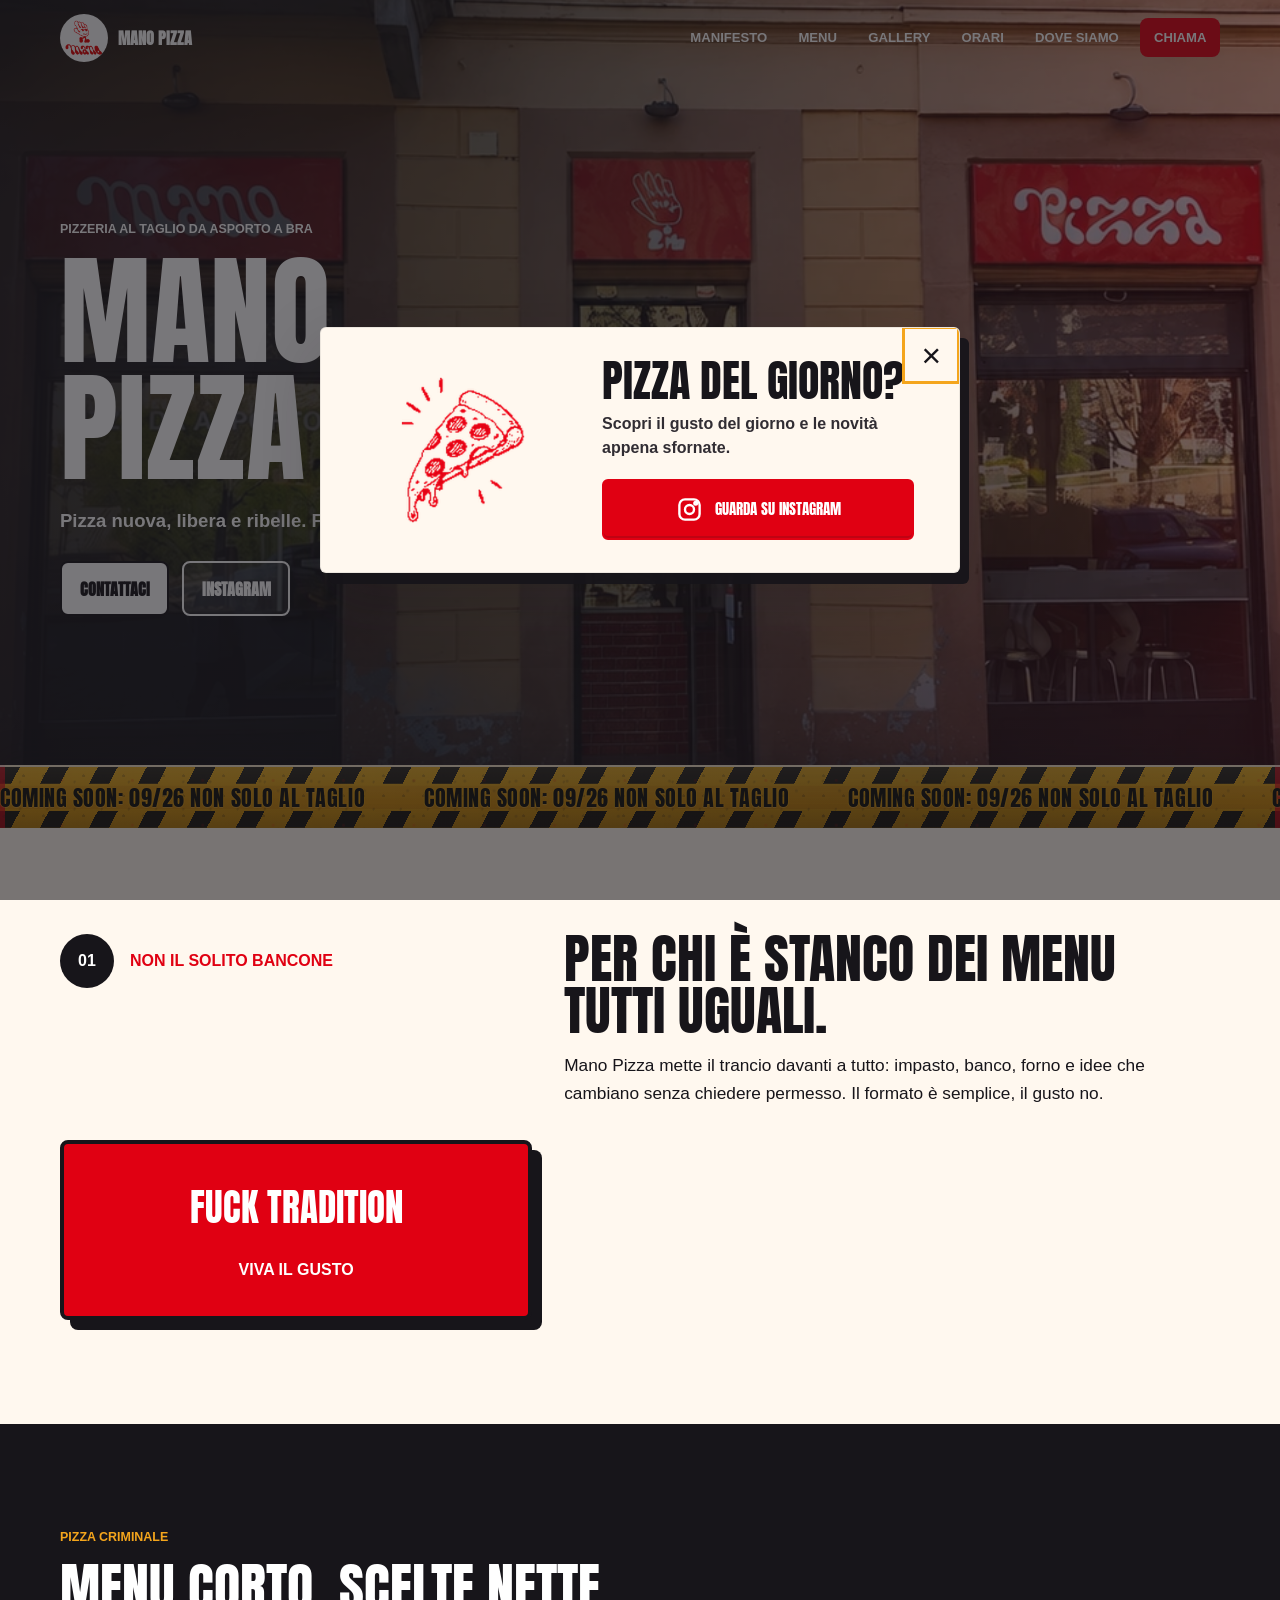
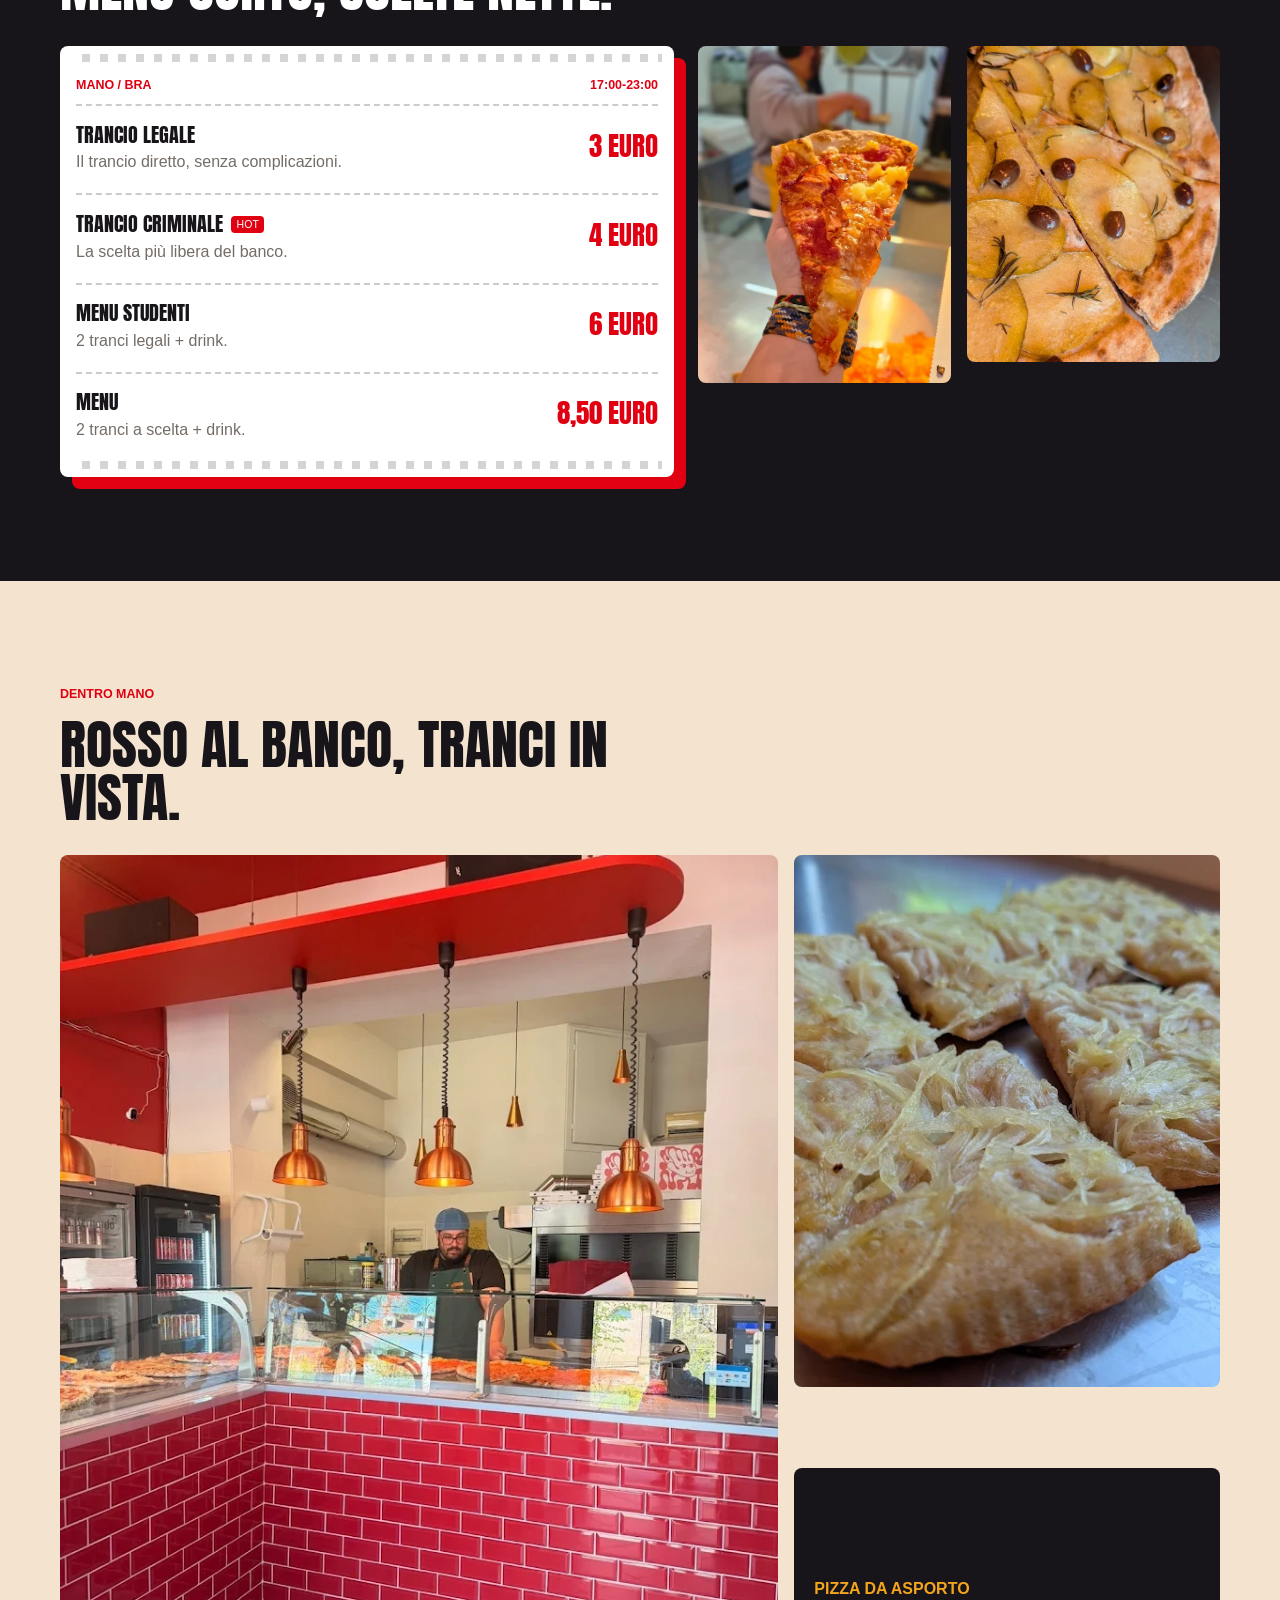
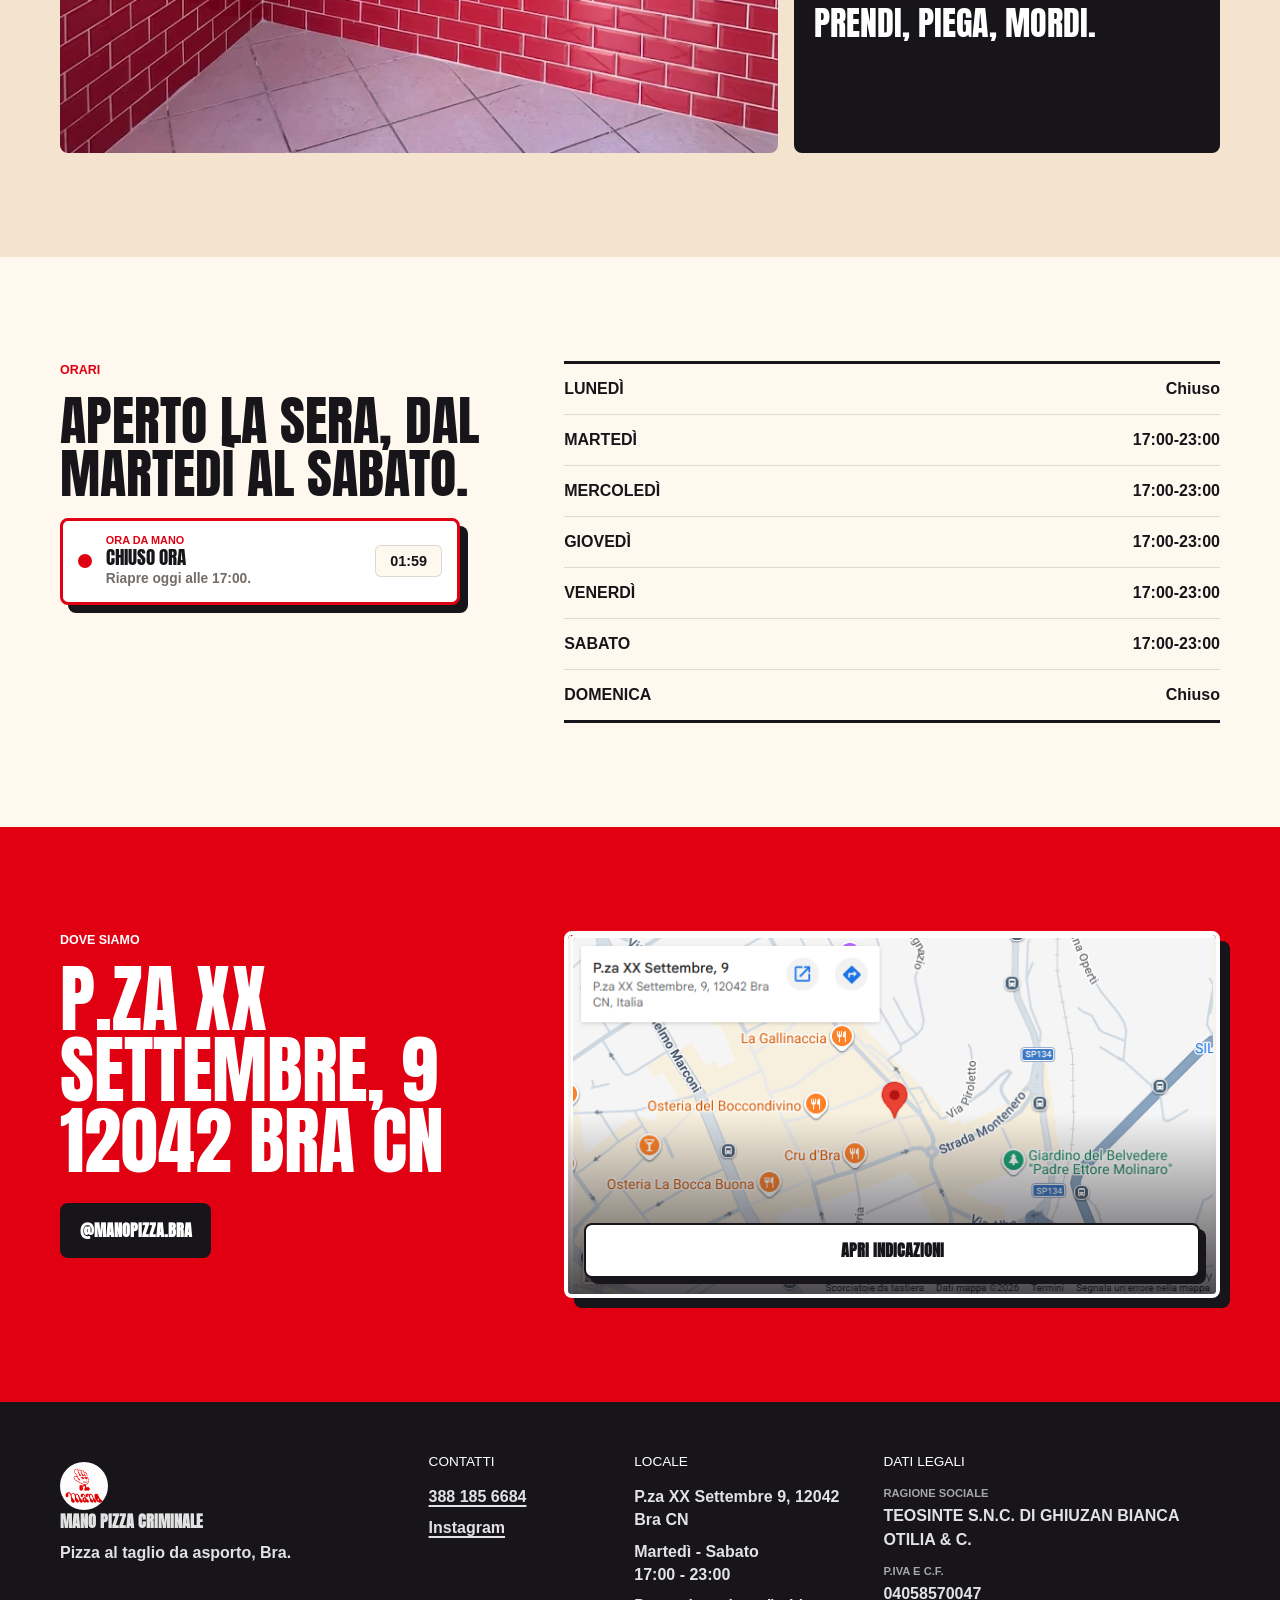
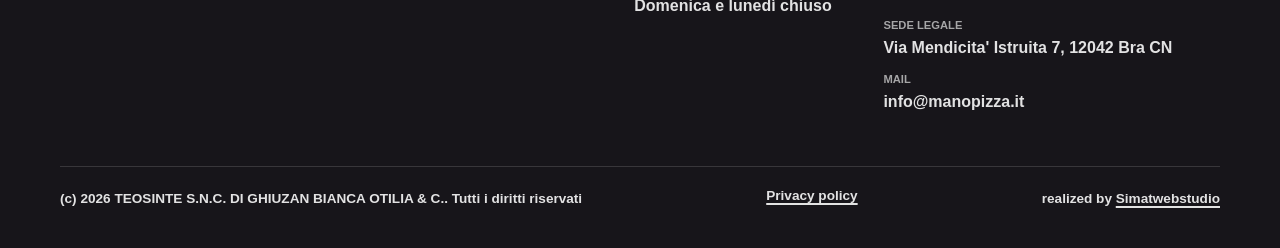
<file: index.html>
<!DOCTYPE html>
<html lang="it">
<head>
  <meta charset="UTF-8" />
  <meta name="viewport" content="width=device-width, initial-scale=1.0" />
  <title>Mano Pizza | Pizza al taglio ribelle a Bra</title>
  <meta name="description" content="Mano Pizza a Bra: pizza al taglio da asporto, menu diretto, tranci legali e criminali in Piazza XX Settembre." />
  <meta name="robots" content="index, follow" />
  <link rel="canonical" href="https://manopizza.it/" />
  <meta name="theme-color" content="#e00012" />

  <meta property="og:type" content="website" />
  <meta property="og:title" content="Mano Pizza | Pizza al taglio ribelle a Bra" />
  <meta property="og:description" content="Tranci liberi, gusto diretto e pizza da asporto in Piazza XX Settembre a Bra." />
  <meta property="og:image" content="https://manopizza.it/assets/mano-storefront.webp" />
  <meta property="og:locale" content="it_IT" />

  <meta name="twitter:card" content="summary_large_image" />
  <meta name="twitter:title" content="Mano Pizza | Pizza al taglio ribelle a Bra" />
  <meta name="twitter:description" content="Pizza al taglio da asporto a Bra, fuori dai menu tutti uguali." />
  <meta name="twitter:image" content="https://manopizza.it/assets/mano-storefront.webp" />

  <link rel="icon" type="image/png" sizes="96x96" href="assets/favicon-96x96.png" />
  <link rel="icon" type="image/png" sizes="48x48" href="assets/favicon-48x48.png" />
  <link rel="icon" type="image/x-icon" href="assets/favicon.ico" sizes="any" />
  <link rel="shortcut icon" type="image/x-icon" href="assets/favicon.ico" />
  <link rel="apple-touch-icon" sizes="180x180" href="assets/apple-touch-icon.png" />
  <link rel="manifest" href="manifest.json" />
  <link rel="preload" as="image" href="assets/mano-storefront.webp" />
  <link rel="stylesheet" href="styles.css?v=20260603-2310" />

  <script type="application/ld+json">
  {
    "@context": "https://schema.org",
    "@type": "Restaurant",
    "name": "Mano Pizza",
    "url": "https://manopizza.it/",
    "description": "Pizzeria al taglio da asporto a Bra.",
    "servesCuisine": "Pizza al taglio",
    "telephone": "+39 388 185 6684",
    "image": "https://manopizza.it/assets/mano-storefront.webp",
    "address": {
      "@type": "PostalAddress",
      "streetAddress": "Piazza XX Settembre, 9",
      "postalCode": "12042",
      "addressLocality": "Bra",
      "addressRegion": "CN",
      "addressCountry": "IT"
    },
    "sameAs": [
      "https://www.instagram.com/manopizza.bra"
    ],
    "openingHoursSpecification": [
      {
        "@type": "OpeningHoursSpecification",
        "dayOfWeek": ["Tuesday", "Wednesday", "Thursday", "Friday", "Saturday"],
        "opens": "17:00",
        "closes": "23:00"
      }
    ]
  }
  </script>
</head>
<body>
  <a class="skip-link" href="#main">Salta al contenuto</a>

  <div class="instagram-popup" data-instagram-popup hidden>
    <div class="instagram-popup__backdrop" data-instagram-popup-overlay></div>
    <div
      class="instagram-popup__dialog"
      role="dialog"
      aria-modal="true"
      aria-labelledby="instagram-popup-title"
      aria-describedby="instagram-popup-description"
      tabindex="-1"
    >
      <button class="instagram-popup__close" type="button" aria-label="Chiudi popup" data-instagram-popup-close>
        <span aria-hidden="true">&times;</span>
      </button>
      <div class="instagram-popup__art" aria-hidden="true">
        <img src="assets/pizza-del-giorno.png" width="400" height="400" alt="" />
      </div>
      <div class="instagram-popup__content">
        <h2 class="instagram-popup__title" id="instagram-popup-title">PIZZA DEL GIORNO?</h2>
        <p class="instagram-popup__description" id="instagram-popup-description">Scopri il gusto del giorno e le novit&agrave; appena sfornate.</p>
        <a class="instagram-popup__cta" href="https://www.instagram.com/manopizza.bra" target="_blank" rel="noopener noreferrer" data-instagram-popup-cta>
          <svg viewBox="0 0 24 24" aria-hidden="true" focusable="false">
            <rect x="3" y="3" width="18" height="18" rx="5"></rect>
            <circle cx="12" cy="12" r="4"></circle>
            <circle cx="17.5" cy="6.5" r="1.2"></circle>
          </svg>
          <span>GUARDA SU INSTAGRAM</span>
        </a>
      </div>
    </div>
  </div>

  <header class="site-header" data-site-header>
    <nav class="nav" aria-label="Navigazione principale">
      <a class="brand" href="#top" aria-label="Mano Pizza home">
        <img src="assets/mano-logo.jpg" width="150" height="150" alt="Logo Mano Pizza" />
        <span>Mano Pizza</span>
      </a>

      <button class="nav-toggle" type="button" aria-expanded="false" aria-controls="site-menu" data-nav-toggle>
        <span class="nav-toggle__bar"></span>
        <span class="nav-toggle__bar"></span>
        <span class="nav-toggle__bar"></span>
        <span class="sr-only">Apri menu</span>
      </button>

      <div class="nav-menu" id="site-menu" data-nav-menu>
        <a href="#manifesto">Manifesto</a>
        <a href="#menu">Menu</a>
        <a href="#gallery">Gallery</a>
        <a href="#orari">Orari</a>
        <a href="#dove-siamo">Dove siamo</a>
        <a class="nav-action" href="tel:+393881856684">Chiama</a>
      </div>
    </nav>
  </header>

  <main id="main">
    <section class="hero" id="top" aria-labelledby="hero-title">
      <div class="hero__media" aria-hidden="true"></div>
      <div class="hero__overlay"></div>
      <div class="hero__content reveal">
        <p class="eyebrow">Pizzeria al taglio da asporto a Bra</p>
        <h1 id="hero-title">Mano Pizza</h1>
        <p class="hero__claim">Pizza nuova, libera e ribelle. Fuck tradition. Viva il gusto.</p>
        <div class="hero__actions" aria-label="Azioni principali">
          <a class="button button--light" href="tel:+393881856684">Contattaci</a>
          <a class="button button--ghost" href="https://www.instagram.com/manopizza.bra" target="_blank" rel="noopener noreferrer">Instagram</a>
        </div>
      </div>
      <section class="wip-banner" aria-label="Coming soon: 09/26 non solo al taglio">
        <div class="wip-track">
          <div class="wip-group">
            <span>COMING SOON: 09/26 NON SOLO AL TAGLIO</span>
            <span>COMING SOON: 09/26 NON SOLO AL TAGLIO</span>
            <span>COMING SOON: 09/26 NON SOLO AL TAGLIO</span>
          </div>
          <div class="wip-group" aria-hidden="true">
            <span>COMING SOON: 09/26 NON SOLO AL TAGLIO</span>
            <span>COMING SOON: 09/26 NON SOLO AL TAGLIO</span>
            <span>COMING SOON: 09/26 NON SOLO AL TAGLIO</span>
          </div>
        </div>
      </section>
    </section>

    <section class="manifesto section" id="manifesto" aria-labelledby="manifesto-title">
      <div class="container manifesto__grid">
        <div class="section-kicker reveal">
          <span>01</span>
          <p>Non il solito bancone</p>
        </div>
        <div class="manifesto__copy reveal">
          <h2 id="manifesto-title">Per chi è stanco dei menu tutti uguali.</h2>
          <p>Mano Pizza mette il trancio davanti a tutto: impasto, banco, forno e idee che cambiano senza chiedere permesso. Il formato è semplice, il gusto no.</p>
        </div>
        <div class="manifesto__stamp reveal" aria-label="Motto Mano Pizza">
          <strong>Fuck tradition</strong>
          <span>Viva il gusto</span>
        </div>
      </div>
    </section>

    <section class="menu-section section" id="menu" aria-labelledby="menu-title">
      <div class="container">
        <div class="section-heading reveal">
          <p class="eyebrow">Pizza Criminale</p>
          <h2 id="menu-title">Menu corto, scelte nette.</h2>
        </div>

        <div class="menu-layout">
          <div class="menu-board reveal" aria-label="Menu Pizza Criminale">
            <div class="menu-board__top">
          <span>MANO / BRA</span>
          <span>17:00-23:00</span>
            </div>
            <article class="menu-item">
              <div>
                <h3>Trancio Legale</h3>
                <p>Il trancio diretto, senza complicazioni.</p>
              </div>
              <strong>3 euro</strong>
            </article>
            <article class="menu-item menu-item--hot">
              <div>
                <h3>Trancio Criminale</h3>
                <p>La scelta più libera del banco.</p>
              </div>
              <strong>4 euro</strong>
            </article>
            <article class="menu-item">
              <div>
                <h3>Menu Studenti</h3>
                <p>2 tranci legali + drink.</p>
              </div>
              <strong>6 euro</strong>
            </article>
            <article class="menu-item">
              <div>
                <h3>Menu</h3>
                <p>2 tranci a scelta + drink.</p>
              </div>
              <strong>8,50 euro</strong>
            </article>
          </div>

          <div class="menu-photos" aria-label="Foto pizze Mano Pizza">
            <figure class="photo-tile photo-tile--tall reveal">
              <img src="assets/trancio-criminale.webp" width="574" height="1020" loading="lazy" alt="Trancio di pizza al taglio servito al banco di Mano Pizza" />
            </figure>
            <figure class="photo-tile reveal">
              <img src="assets/pizza-patate-olive.webp" width="574" height="1020" loading="lazy" alt="Pizza con patate, olive e rosmarino tagliata a spicchi" />
            </figure>
          </div>
        </div>
      </div>
    </section>

    <section class="gallery section" id="gallery" aria-labelledby="gallery-title">
      <div class="container">
        <div class="section-heading reveal">
          <p class="eyebrow">Dentro Mano</p>
          <h2 id="gallery-title">Rosso al banco, tranci in vista.</h2>
        </div>
        <div class="gallery-grid">
          <figure class="gallery-grid__large reveal">
            <img src="assets/bancone-mano-pizza.webp" width="765" height="1020" loading="lazy" alt="Bancone rosso e vetrina delle pizze di Mano Pizza" />
          </figure>
          <figure class="reveal">
            <img src="assets/pizza-bianca-cipolle.webp" width="574" height="1020" loading="lazy" alt="Tranci di pizza bianca con cipolle sul banco" />
          </figure>
          <div class="gallery-note reveal">
            <span>Pizza da asporto</span>
            <strong>Prendi, piega, mordi.</strong>
          </div>
        </div>
      </div>
    </section>

    <section class="hours section" id="orari" aria-labelledby="hours-title">
      <div class="container hours__grid">
        <div class="section-heading reveal">
          <p class="eyebrow">Orari</p>
          <h2 id="hours-title">Aperto la sera, dal martedì al sabato.</h2>
          <div class="hero-status hours-status" data-status-card aria-live="polite">
            <span class="hero-status__pulse" aria-hidden="true"></span>
            <span class="hero-status__copy">
              <span class="hero-status__kicker">Ora da Mano</span>
              <strong data-open-status>Controllo orario...</strong>
              <span data-status-detail>Verifica automatica sull'orario di Bra.</span>
            </span>
            <span class="hero-status__time" data-status-time>--:--</span>
          </div>
        </div>
        <div class="hours-table reveal" aria-label="Orari di apertura">
          <div><span>Lunedì</span><strong>Chiuso</strong></div>
          <div><span>Martedì</span><strong>17:00-23:00</strong></div>
          <div><span>Mercoledì</span><strong>17:00-23:00</strong></div>
          <div><span>Giovedì</span><strong>17:00-23:00</strong></div>
          <div><span>Venerdì</span><strong>17:00-23:00</strong></div>
          <div><span>Sabato</span><strong>17:00-23:00</strong></div>
          <div><span>Domenica</span><strong>Chiuso</strong></div>
        </div>
      </div>
    </section>

    <section class="location section" id="dove-siamo" aria-labelledby="location-title">
      <div class="container location__grid">
        <div class="location__copy reveal">
          <p class="eyebrow">Dove siamo</p>
          <address class="location__address" id="location-title">
            <span>P.za XX Settembre, 9</span>
            <span>12042 Bra CN</span>
          </address>
          <div class="contact-actions">
            <a class="button button--ink" href="https://www.instagram.com/manopizza.bra" target="_blank" rel="noopener noreferrer">@manopizza.bra</a>
          </div>
        </div>
        <div class="location-photo reveal">
          <a class="location-photo__map-link" href="https://www.google.com/maps/place/Mano+Pizza+Criminale/@44.6960453,7.853799,739m/data=!3m2!1e3!4b1!4m6!3m5!1s0x12d2ab36dbe25441:0xece833bb7e3bf883!8m2!3d44.6960453!4d7.8563793!16s%2Fg%2F11nb79sk_k?entry=ttu&amp;g_ep=EgoyMDI2MDUyNy4wIKXMDSoASAFQAw%3D%3D" target="_blank" rel="noopener noreferrer" aria-label="Apri Mano Pizza Criminale su Google Maps">
            <img src="assets/MappaStatica.png" width="647" height="362" loading="lazy" alt="Mappa statica per raggiungere Mano Pizza Criminale a Bra" />
          </a>
          <a class="button button--light location-photo__button" href="https://www.google.com/maps/place/Mano+Pizza+Criminale/@44.6960453,7.853799,739m/data=!3m2!1e3!4b1!4m6!3m5!1s0x12d2ab36dbe25441:0xece833bb7e3bf883!8m2!3d44.6960453!4d7.8563793!16s%2Fg%2F11nb79sk_k?entry=ttu&amp;g_ep=EgoyMDI2MDUyNy4wIKXMDSoASAFQAw%3D%3D" target="_blank" rel="noopener noreferrer" aria-label="Apri indicazioni per Mano Pizza su Google Maps">Apri indicazioni</a>
        </div>
      </div>
    </section>
  </main>

  <footer class="site-footer">
    <div class="container footer__grid">
      <div class="footer__brand-column">
        <a class="footer-brand" href="index.html#top">
          <img src="assets/mano-logo.jpg" width="150" height="150" alt="" />
          <span>Mano Pizza Criminale</span>
        </a>
        <p>Pizza al taglio da asporto, Bra.</p>
      </div>
      <div class="footer__column">
        <h2>Contatti</h2>
        <a href="tel:+393881856684">388 185 6684</a>
        <a href="https://www.instagram.com/manopizza.bra" target="_blank" rel="noopener noreferrer">Instagram</a>
      </div>
      <div class="footer__column">
        <h2>Locale</h2>
        <p>P.za XX Settembre 9, 12042 Bra CN</p>
        <p>Martedì - Sabato<br />17:00 - 23:00</p>
        <p>Domenica e lunedì chiuso</p>
      </div>
      <div class="footer__legal-column">
        <h2>Dati legali</h2>
        <p><span>Ragione sociale</span>TEOSINTE S.N.C. DI GHIUZAN BIANCA OTILIA &amp; C.</p>
        <p><span>P.IVA e C.F.</span>04058570047</p>
        <p><span>Sede legale</span>Via Mendicita' Istruita 7, 12042 Bra CN</p>
        <p><span>Mail</span>info@manopizza.it</p>
      </div>
    </div>
    <div class="container footer-bottom">
      <p>(c) 2026 TEOSINTE S.N.C. DI GHIUZAN BIANCA OTILIA &amp; C.. Tutti i diritti riservati</p>
      <a href="privacy.html">Privacy policy</a>
      <p class="footer-credit">realized by <a href="mailto:simatwebstudio@gmail.com">Simatwebstudio</a></p>
    </div>
  </footer>

  <script src="script.js?v=20260603-2250"></script>
</body>
</html>
</file>
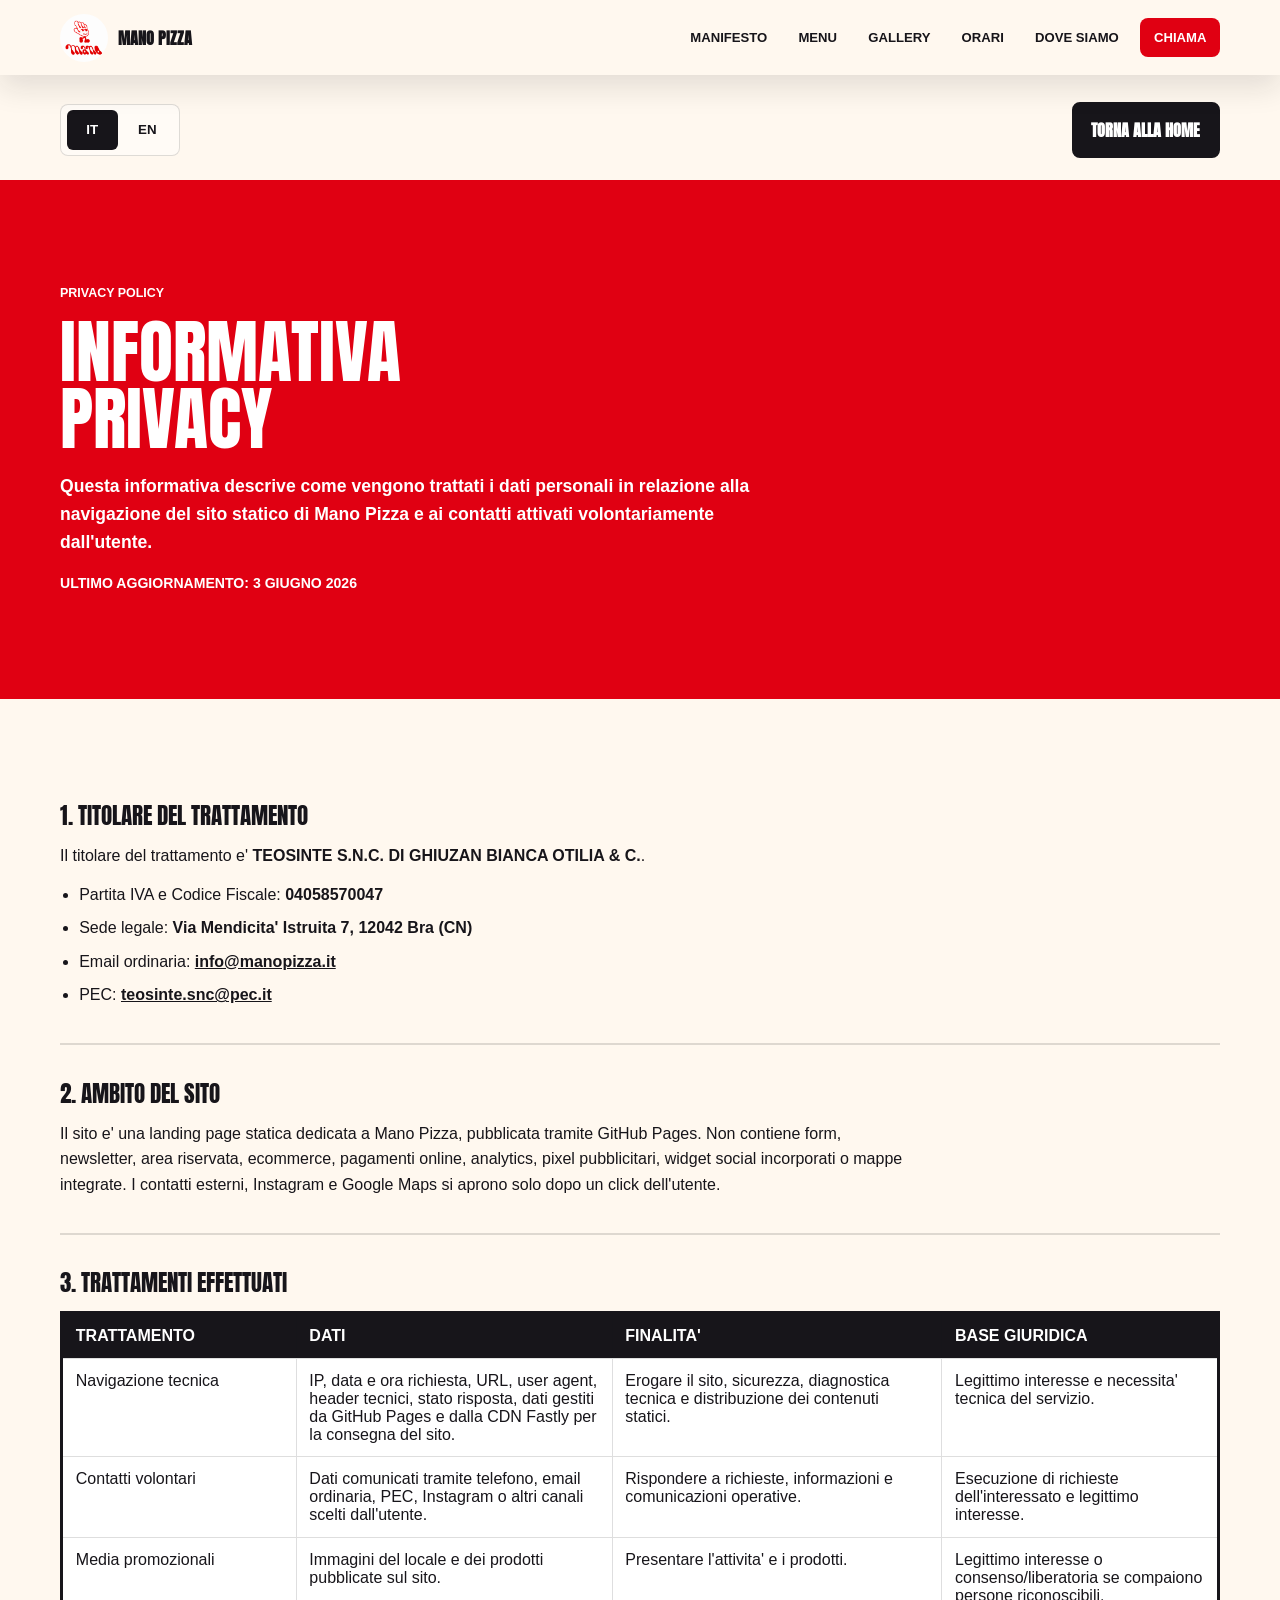
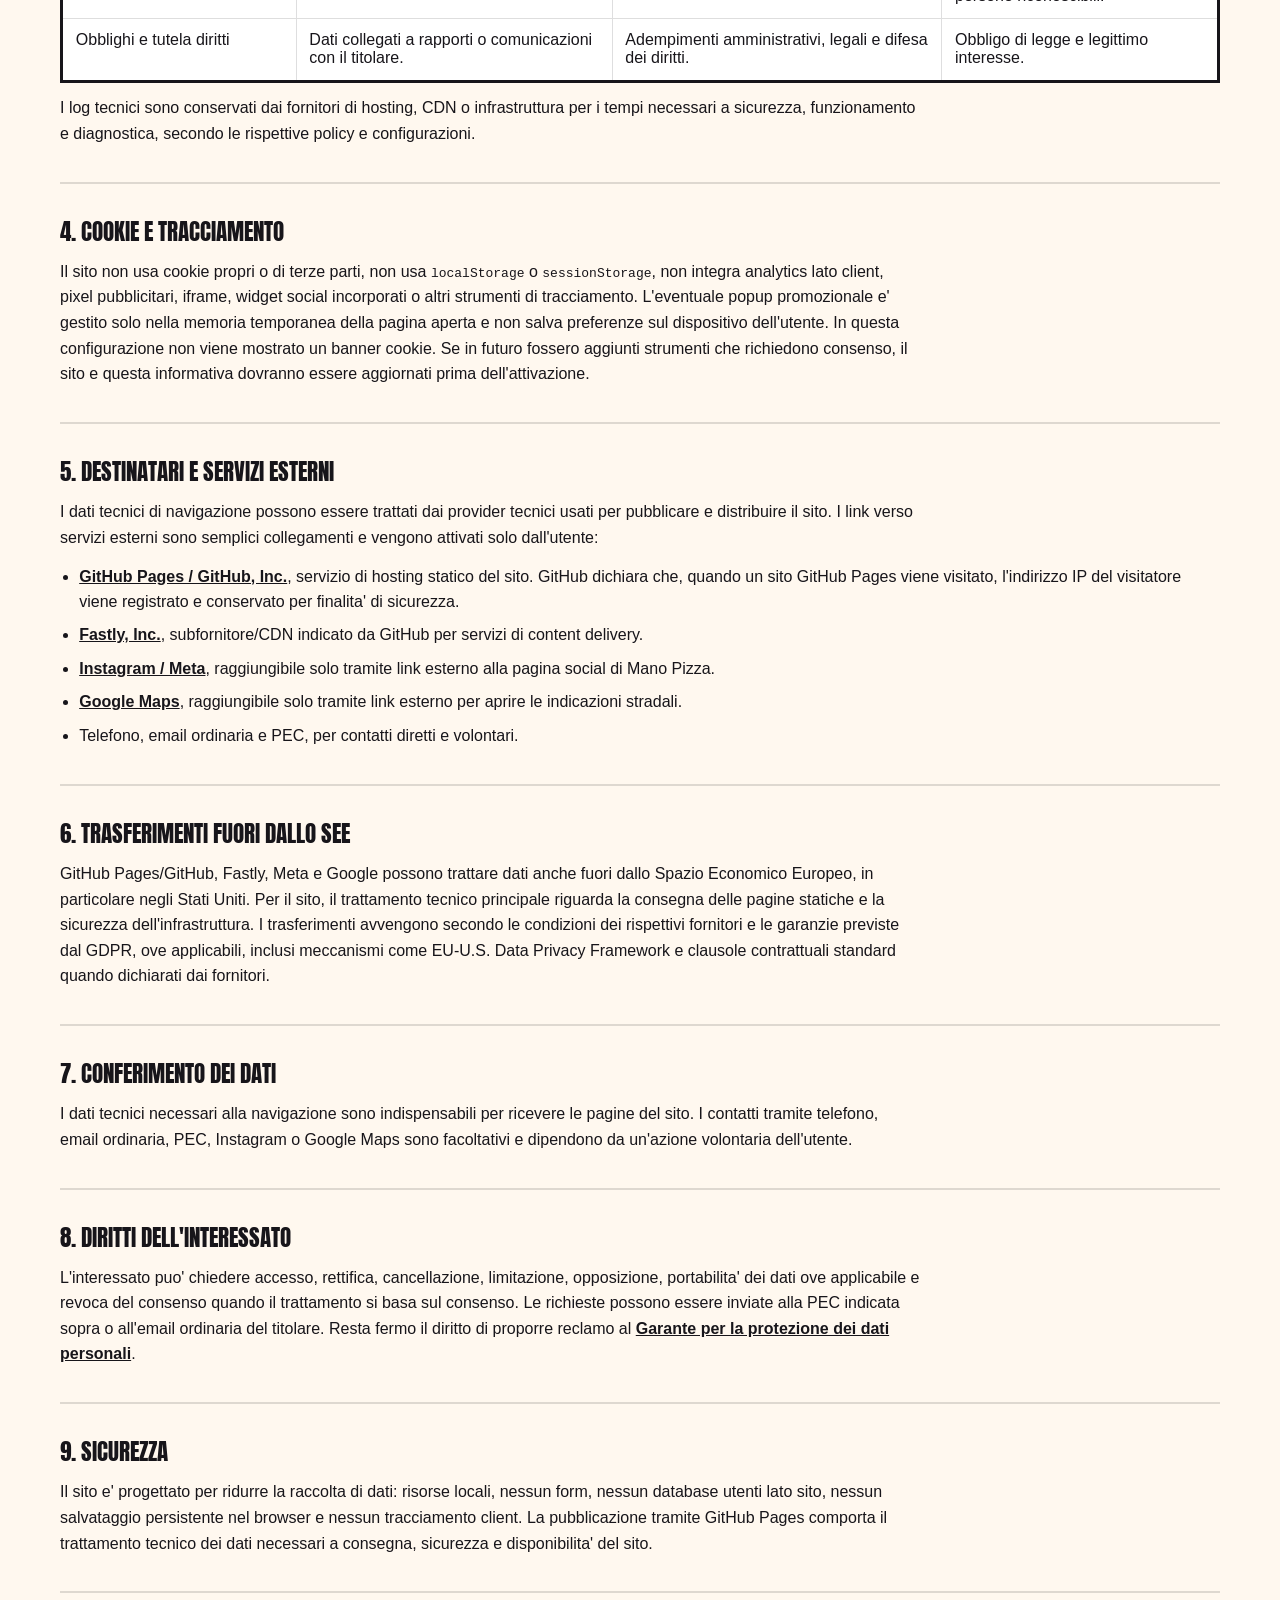
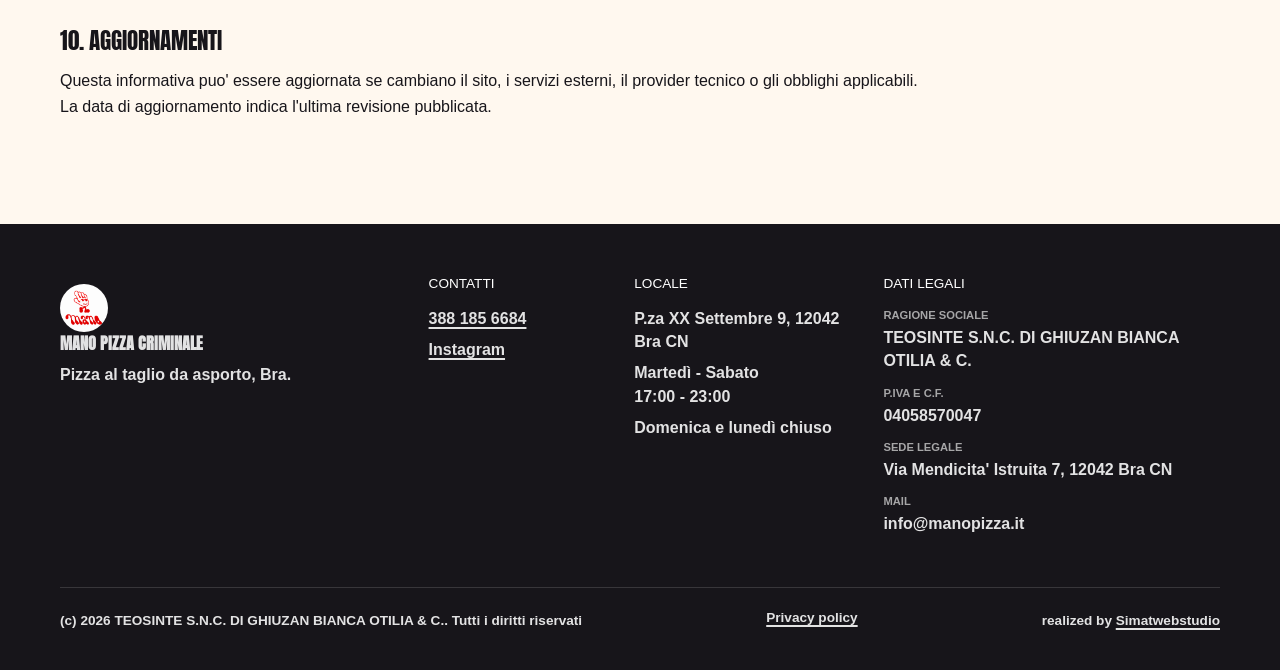
<file: privacy.html>
<!DOCTYPE html>
<html lang="it">
<head>
  <meta charset="UTF-8" />
  <meta name="viewport" content="width=device-width, initial-scale=1.0" />
  <title>Privacy policy | Mano Pizza</title>
  <meta name="description" content="Informativa privacy del sito statico Mano Pizza: dati del titolare, cookie assenti, servizi esterni e diritti degli interessati." />
  <meta name="robots" content="noindex, follow" />
  <link rel="canonical" href="https://manopizza.it/privacy.html" />
  <meta name="theme-color" content="#e00012" />
  <link rel="icon" type="image/png" sizes="96x96" href="assets/favicon-96x96.png" />
  <link rel="icon" type="image/png" sizes="48x48" href="assets/favicon-48x48.png" />
  <link rel="icon" type="image/x-icon" href="assets/favicon.ico" sizes="any" />
  <link rel="shortcut icon" type="image/x-icon" href="assets/favicon.ico" />
  <link rel="apple-touch-icon" sizes="180x180" href="assets/apple-touch-icon.png" />
  <link rel="manifest" href="manifest.json" />
  <link rel="stylesheet" href="styles.css?v=20260603-2310" />
</head>
<body class="legal-page" data-legal-lang="it">
  <a class="skip-link" href="#main">
    Salta al contenuto
  </a>

  <header class="site-header" data-site-header>
    <nav class="nav" aria-label="Navigazione principale">
      <a class="brand" href="index.html#top" aria-label="Mano Pizza home">
        <img src="assets/mano-logo.jpg" width="150" height="150" alt="Logo Mano Pizza" />
        <span>Mano Pizza</span>
      </a>

      <button class="nav-toggle" type="button" aria-expanded="false" aria-controls="site-menu" data-nav-toggle>
        <span class="nav-toggle__bar"></span>
        <span class="nav-toggle__bar"></span>
        <span class="nav-toggle__bar"></span>
        <span class="sr-only">Apri menu</span>
      </button>

      <div class="nav-menu" id="site-menu" data-nav-menu>
        <a href="index.html#manifesto">Manifesto</a>
        <a href="index.html#menu">Menu</a>
        <a href="index.html#gallery">Gallery</a>
        <a href="index.html#orari">Orari</a>
        <a href="index.html#dove-siamo">Dove siamo</a>
        <a class="nav-action" href="tel:+393881856684">Chiama</a>
      </div>
    </nav>
  </header>

  <main id="main">
    <section class="legal-tools" aria-label="Azioni privacy policy">
      <div class="container legal-tools__inner">
        <div class="language-switch" role="group" aria-label="Lingua privacy policy">
          <button class="language-switch__button is-active" type="button" aria-pressed="true" data-lang-button="it">IT</button>
          <button class="language-switch__button" type="button" aria-pressed="false" data-lang-button="en">EN</button>
        </div>
        <a class="button button--ink legal-home-button" href="index.html#top">
          <span data-lang-panel="it">Torna alla home</span>
          <span data-lang-panel="en" hidden>Back to home</span>
        </a>
      </div>
    </section>

    <section class="legal-hero section" aria-label="Privacy policy">
      <div class="container" data-lang-panel="it">
        <p class="eyebrow">Privacy policy</p>
        <h1>Informativa privacy</h1>
        <p class="legal-intro">Questa informativa descrive come vengono trattati i dati personali in relazione alla navigazione del sito statico di Mano Pizza e ai contatti attivati volontariamente dall'utente.</p>
        <p class="legal-updated">Ultimo aggiornamento: 3 giugno 2026</p>
      </div>
      <div class="container" data-lang-panel="en" hidden lang="en">
        <p class="eyebrow">Privacy policy</p>
        <h1>Privacy notice</h1>
        <p class="legal-intro">This notice explains how personal data is processed in relation to browsing the static Mano Pizza website and to contact actions voluntarily started by the user.</p>
        <p class="legal-updated">Last updated: June 3, 2026</p>
      </div>
    </section>

    <section class="legal-content section" aria-label="Contenuto informativa privacy">
      <div class="container legal-layout" id="privacy-it" data-lang-panel="it">
        <article class="legal-section">
          <h2>1. Titolare del trattamento</h2>
          <p>Il titolare del trattamento e' <strong>TEOSINTE S.N.C. DI GHIUZAN BIANCA OTILIA &amp; C.</strong>.</p>
          <ul class="legal-list">
            <li>Partita IVA e Codice Fiscale: <strong>04058570047</strong></li>
            <li>Sede legale: <strong>Via Mendicita' Istruita 7, 12042 Bra (CN)</strong></li>
            <li>Email ordinaria: <a href="mailto:info@manopizza.it">info@manopizza.it</a></li>
            <li>PEC: <a href="mailto:teosinte.snc@pec.it">teosinte.snc@pec.it</a></li>
          </ul>
        </article>

        <article class="legal-section">
          <h2>2. Ambito del sito</h2>
          <p>Il sito e' una landing page statica dedicata a Mano Pizza, pubblicata tramite GitHub Pages. Non contiene form, newsletter, area riservata, ecommerce, pagamenti online, analytics, pixel pubblicitari, widget social incorporati o mappe integrate. I contatti esterni, Instagram e Google Maps si aprono solo dopo un click dell'utente.</p>
        </article>

        <article class="legal-section">
          <h2>3. Trattamenti effettuati</h2>
          <div class="legal-table" role="table" aria-label="Trattamenti dei dati personali">
            <div role="row">
              <strong role="columnheader">Trattamento</strong>
              <strong role="columnheader">Dati</strong>
              <strong role="columnheader">Finalita'</strong>
              <strong role="columnheader">Base giuridica</strong>
            </div>
            <div role="row">
              <span role="cell">Navigazione tecnica</span>
              <span role="cell">IP, data e ora richiesta, URL, user agent, header tecnici, stato risposta, dati gestiti da GitHub Pages e dalla CDN Fastly per la consegna del sito.</span>
              <span role="cell">Erogare il sito, sicurezza, diagnostica tecnica e distribuzione dei contenuti statici.</span>
              <span role="cell">Legittimo interesse e necessita' tecnica del servizio.</span>
            </div>
            <div role="row">
              <span role="cell">Contatti volontari</span>
              <span role="cell">Dati comunicati tramite telefono, email ordinaria, PEC, Instagram o altri canali scelti dall'utente.</span>
              <span role="cell">Rispondere a richieste, informazioni e comunicazioni operative.</span>
              <span role="cell">Esecuzione di richieste dell'interessato e legittimo interesse.</span>
            </div>
            <div role="row">
              <span role="cell">Media promozionali</span>
              <span role="cell">Immagini del locale e dei prodotti pubblicate sul sito.</span>
              <span role="cell">Presentare l'attivita' e i prodotti.</span>
              <span role="cell">Legittimo interesse o consenso/liberatoria se compaiono persone riconoscibili.</span>
            </div>
            <div role="row">
              <span role="cell">Obblighi e tutela diritti</span>
              <span role="cell">Dati collegati a rapporti o comunicazioni con il titolare.</span>
              <span role="cell">Adempimenti amministrativi, legali e difesa dei diritti.</span>
              <span role="cell">Obbligo di legge e legittimo interesse.</span>
            </div>
          </div>
          <p>I log tecnici sono conservati dai fornitori di hosting, CDN o infrastruttura per i tempi necessari a sicurezza, funzionamento e diagnostica, secondo le rispettive policy e configurazioni.</p>
        </article>

        <article class="legal-section">
          <h2>4. Cookie e tracciamento</h2>
          <p>Il sito non usa cookie propri o di terze parti, non usa <code>localStorage</code> o <code>sessionStorage</code>, non integra analytics lato client, pixel pubblicitari, iframe, widget social incorporati o altri strumenti di tracciamento. L'eventuale popup promozionale e' gestito solo nella memoria temporanea della pagina aperta e non salva preferenze sul dispositivo dell'utente. In questa configurazione non viene mostrato un banner cookie. Se in futuro fossero aggiunti strumenti che richiedono consenso, il sito e questa informativa dovranno essere aggiornati prima dell'attivazione.</p>
        </article>

        <article class="legal-section">
          <h2>5. Destinatari e servizi esterni</h2>
          <p>I dati tecnici di navigazione possono essere trattati dai provider tecnici usati per pubblicare e distribuire il sito. I link verso servizi esterni sono semplici collegamenti e vengono attivati solo dall'utente:</p>
          <ul class="legal-list">
            <li><a href="https://docs.github.com/en/pages/getting-started-with-github-pages/what-is-github-pages" target="_blank" rel="noopener noreferrer">GitHub Pages / GitHub, Inc.</a>, servizio di hosting statico del sito. GitHub dichiara che, quando un sito GitHub Pages viene visitato, l'indirizzo IP del visitatore viene registrato e conservato per finalita' di sicurezza.</li>
            <li><a href="https://docs.github.com/en/site-policy/privacy-policies/github-subprocessors" target="_blank" rel="noopener noreferrer">Fastly, Inc.</a>, subfornitore/CDN indicato da GitHub per servizi di content delivery.</li>
            <li><a href="https://privacycenter.instagram.com/policy/" target="_blank" rel="noopener noreferrer">Instagram / Meta</a>, raggiungibile solo tramite link esterno alla pagina social di Mano Pizza.</li>
            <li><a href="https://policies.google.com/privacy" target="_blank" rel="noopener noreferrer">Google Maps</a>, raggiungibile solo tramite link esterno per aprire le indicazioni stradali.</li>
            <li>Telefono, email ordinaria e PEC, per contatti diretti e volontari.</li>
          </ul>
        </article>

        <article class="legal-section">
          <h2>6. Trasferimenti fuori dallo SEE</h2>
          <p>GitHub Pages/GitHub, Fastly, Meta e Google possono trattare dati anche fuori dallo Spazio Economico Europeo, in particolare negli Stati Uniti. Per il sito, il trattamento tecnico principale riguarda la consegna delle pagine statiche e la sicurezza dell'infrastruttura. I trasferimenti avvengono secondo le condizioni dei rispettivi fornitori e le garanzie previste dal GDPR, ove applicabili, inclusi meccanismi come EU-U.S. Data Privacy Framework e clausole contrattuali standard quando dichiarati dai fornitori.</p>
        </article>

        <article class="legal-section">
          <h2>7. Conferimento dei dati</h2>
          <p>I dati tecnici necessari alla navigazione sono indispensabili per ricevere le pagine del sito. I contatti tramite telefono, email ordinaria, PEC, Instagram o Google Maps sono facoltativi e dipendono da un'azione volontaria dell'utente.</p>
        </article>

        <article class="legal-section">
          <h2>8. Diritti dell'interessato</h2>
          <p>L'interessato puo' chiedere accesso, rettifica, cancellazione, limitazione, opposizione, portabilita' dei dati ove applicabile e revoca del consenso quando il trattamento si basa sul consenso. Le richieste possono essere inviate alla PEC indicata sopra o all'email ordinaria del titolare. Resta fermo il diritto di proporre reclamo al <a href="https://www.garanteprivacy.it/" target="_blank" rel="noopener noreferrer">Garante per la protezione dei dati personali</a>.</p>
        </article>

        <article class="legal-section">
          <h2>9. Sicurezza</h2>
          <p>Il sito e' progettato per ridurre la raccolta di dati: risorse locali, nessun form, nessun database utenti lato sito, nessun salvataggio persistente nel browser e nessun tracciamento client. La pubblicazione tramite GitHub Pages comporta il trattamento tecnico dei dati necessari a consegna, sicurezza e disponibilita' del sito.</p>
        </article>

        <article class="legal-section">
          <h2>10. Aggiornamenti</h2>
          <p>Questa informativa puo' essere aggiornata se cambiano il sito, i servizi esterni, il provider tecnico o gli obblighi applicabili. La data di aggiornamento indica l'ultima revisione pubblicata.</p>
        </article>
      </div>

      <div class="container legal-layout" id="privacy-en" data-lang-panel="en" hidden lang="en">
        <article class="legal-section">
          <h2>1. Data controller</h2>
          <p>The data controller is <strong>TEOSINTE S.N.C. DI GHIUZAN BIANCA OTILIA &amp; C.</strong>.</p>
          <ul class="legal-list">
            <li>VAT number and tax code: <strong>04058570047</strong></li>
            <li>Registered office: <strong>Via Mendicita' Istruita 7, 12042 Bra (CN), Italy</strong></li>
            <li>Ordinary email: <a href="mailto:info@manopizza.it">info@manopizza.it</a></li>
            <li>Certified email: <a href="mailto:teosinte.snc@pec.it">teosinte.snc@pec.it</a></li>
          </ul>
        </article>

        <article class="legal-section">
          <h2>2. Website scope</h2>
          <p>This website is a static landing page for Mano Pizza, published through GitHub Pages. It does not include forms, newsletters, reserved areas, ecommerce, online payments, analytics, advertising pixels, embedded social widgets or embedded maps. External contacts, Instagram and Google Maps open only after a user click.</p>
        </article>

        <article class="legal-section">
          <h2>3. Processing activities</h2>
          <div class="legal-table" role="table" aria-label="Personal data processing activities">
            <div role="row">
              <strong role="columnheader">Processing</strong>
              <strong role="columnheader">Data</strong>
              <strong role="columnheader">Purpose</strong>
              <strong role="columnheader">Legal basis</strong>
            </div>
            <div role="row">
              <span role="cell">Technical browsing</span>
              <span role="cell">IP address, request date and time, URL, user agent, technical headers, response status, data handled by GitHub Pages and the Fastly CDN for website delivery.</span>
              <span role="cell">Deliver the website, security, technical diagnostics and distribution of static content.</span>
              <span role="cell">Legitimate interest and technical necessity of the service.</span>
            </div>
            <div role="row">
              <span role="cell">Voluntary contacts</span>
              <span role="cell">Data sent by phone, ordinary email, certified email, Instagram or other channels chosen by the user.</span>
              <span role="cell">Reply to requests, information needs and operational communications.</span>
              <span role="cell">Performance of the user's request and legitimate interest.</span>
            </div>
            <div role="row">
              <span role="cell">Promotional media</span>
              <span role="cell">Images of the restaurant and products published on the website.</span>
              <span role="cell">Present the business and its products.</span>
              <span role="cell">Legitimate interest or consent/release if recognizable people appear.</span>
            </div>
            <div role="row">
              <span role="cell">Legal obligations and rights protection</span>
              <span role="cell">Data connected to relationships or communications with the controller.</span>
              <span role="cell">Administrative and legal obligations and protection of rights.</span>
              <span role="cell">Legal obligation and legitimate interest.</span>
            </div>
          </div>
          <p>Technical logs are stored by hosting, CDN or infrastructure providers for the time needed for security, operation and diagnostics, according to their respective policies and configurations.</p>
        </article>

        <article class="legal-section">
          <h2>4. Cookies and tracking</h2>
          <p>The website does not use first-party or third-party cookies, does not use <code>localStorage</code> or <code>sessionStorage</code>, does not integrate client-side analytics, advertising pixels, iframes, embedded social widgets or other tracking tools. Any promotional popup is handled only in the temporary memory of the open page and does not save preferences on the user's device. In this configuration no cookie banner is shown. If tools requiring consent are added in the future, the website and this notice must be updated before activation.</p>
        </article>

        <article class="legal-section">
          <h2>5. Recipients and external services</h2>
          <p>Technical browsing data may be processed by the technical providers used to publish and distribute the website. Links to external services are simple links and are activated only by the user:</p>
          <ul class="legal-list">
            <li><a href="https://docs.github.com/en/pages/getting-started-with-github-pages/what-is-github-pages" target="_blank" rel="noopener noreferrer">GitHub Pages / GitHub, Inc.</a>, static hosting service for the website. GitHub states that, when a GitHub Pages site is visited, the visitor's IP address is logged and stored for security purposes.</li>
            <li><a href="https://docs.github.com/en/site-policy/privacy-policies/github-subprocessors" target="_blank" rel="noopener noreferrer">Fastly, Inc.</a>, subprocessor/CDN listed by GitHub for content delivery services.</li>
            <li><a href="https://privacycenter.instagram.com/policy/" target="_blank" rel="noopener noreferrer">Instagram / Meta</a>, reachable only through an external link to Mano Pizza's social page.</li>
            <li><a href="https://policies.google.com/privacy" target="_blank" rel="noopener noreferrer">Google Maps</a>, reachable only through an external link to open directions.</li>
            <li>Phone, ordinary email and certified email, for direct and voluntary contacts.</li>
          </ul>
        </article>

        <article class="legal-section">
          <h2>6. Transfers outside the EEA</h2>
          <p>GitHub Pages/GitHub, Fastly, Meta and Google may process data outside the European Economic Area, particularly in the United States. For this website, the main technical processing concerns delivery of static pages and infrastructure security. Transfers take place according to the providers' terms and the safeguards required by the GDPR, where applicable, including mechanisms such as the EU-U.S. Data Privacy Framework and standard contractual clauses when declared by the providers.</p>
        </article>

        <article class="legal-section">
          <h2>7. Provision of data</h2>
          <p>The technical data required for browsing is necessary to receive the website pages. Contacts through phone, ordinary email, certified email, Instagram or Google Maps are optional and depend on a voluntary action by the user.</p>
        </article>

        <article class="legal-section">
          <h2>8. Data subject rights</h2>
          <p>The data subject may request access, rectification, erasure, restriction, objection, data portability where applicable, and withdrawal of consent when processing is based on consent. Requests can be sent to the certified email address listed above or to the controller's ordinary email address. The right to lodge a complaint with the competent supervisory authority remains unaffected; in Italy, this is the <a href="https://www.garanteprivacy.it/" target="_blank" rel="noopener noreferrer">Garante per la protezione dei dati personali</a>.</p>
        </article>

        <article class="legal-section">
          <h2>9. Security</h2>
          <p>The website is designed to reduce data collection: local resources, no forms, no user database on the website side, no persistent browser storage and no client-side tracking. Publication through GitHub Pages involves the technical processing of the data needed for website delivery, security and availability.</p>
        </article>

        <article class="legal-section">
          <h2>10. Updates</h2>
          <p>This notice may be updated if the website, external services, technical provider or applicable obligations change. The update date indicates the latest published revision.</p>
        </article>
      </div>
    </section>
  </main>

  <footer class="site-footer">
    <div class="container footer__grid">
      <div class="footer__brand-column">
        <a class="footer-brand" href="index.html#top">
          <img src="assets/mano-logo.jpg" width="150" height="150" alt="" />
          <span>Mano Pizza Criminale</span>
        </a>
        <p>Pizza al taglio da asporto, Bra.</p>
      </div>
      <div class="footer__column">
        <h2>Contatti</h2>
        <a href="tel:+393881856684">388 185 6684</a>
        <a href="https://www.instagram.com/manopizza.bra" target="_blank" rel="noopener noreferrer">Instagram</a>
      </div>
      <div class="footer__column">
        <h2>Locale</h2>
        <p>P.za XX Settembre 9, 12042 Bra CN</p>
        <p>Martedì - Sabato<br />17:00 - 23:00</p>
        <p>Domenica e lunedì chiuso</p>
      </div>
      <div class="footer__legal-column">
        <h2>Dati legali</h2>
        <p><span>Ragione sociale</span>TEOSINTE S.N.C. DI GHIUZAN BIANCA OTILIA &amp; C.</p>
        <p><span>P.IVA e C.F.</span>04058570047</p>
        <p><span>Sede legale</span>Via Mendicita' Istruita 7, 12042 Bra CN</p>
        <p><span>Mail</span>info@manopizza.it</p>
      </div>
    </div>
    <div class="container footer-bottom">
      <p>(c) 2026 TEOSINTE S.N.C. DI GHIUZAN BIANCA OTILIA &amp; C.. Tutti i diritti riservati</p>
      <a href="privacy.html">Privacy policy</a>
      <p class="footer-credit">realized by <a href="mailto:simatwebstudio@gmail.com">Simatwebstudio</a></p>
    </div>
  </footer>

  <script src="script.js?v=20260603-2250"></script>
</body>
</html>
</file>
<file: styles.css>
@font-face {
  font-family: "Anton";
  src: url("assets/fonts/Anton-Regular.woff2") format("woff2");
  font-style: normal;
  font-weight: 400;
  font-display: swap;
}

:root {
  --red: #e00012;
  --red-dark: #9f000d;
  --ink: #17151a;
  --ink-soft: #312d33;
  --paper: #fff8ef;
  --warm: #f4e4cf;
  --gold: #f4a51c;
  --mint: #2c8f6b;
  --white: #ffffff;
  --muted: #746c66;
  --line: rgba(23, 21, 26, 0.14);
  --shadow: 0 24px 60px rgba(23, 21, 26, 0.18);
  --max: 1160px;
  --radius: 8px;
  --fast: 180ms ease;
  --font-body: Arial, Helvetica, sans-serif;
  --font-display: "Anton", Impact, "Arial Black", Arial, Helvetica, sans-serif;
}

*,
*::before,
*::after {
  box-sizing: border-box;
}

html {
  scroll-behavior: smooth;
}

body {
  margin: 0;
  font-family: var(--font-body);
  color: var(--ink);
  background:
    linear-gradient(90deg, rgba(224, 0, 18, 0.05) 1px, transparent 1px),
    var(--paper);
  background-size: 28px 28px;
  letter-spacing: 0;
}

body.is-nav-open {
  overflow: hidden;
}

body.legal-page {
  background: var(--paper);
}

[hidden] {
  display: none !important;
}

img {
  display: block;
  max-width: 100%;
  height: auto;
}

a {
  color: inherit;
}

button,
a {
  -webkit-tap-highlight-color: transparent;
}

:focus-visible {
  outline: 3px solid var(--gold);
  outline-offset: 4px;
}

.skip-link,
.sr-only {
  position: absolute;
  width: 1px;
  height: 1px;
  padding: 0;
  margin: -1px;
  overflow: hidden;
  clip: rect(0, 0, 0, 0);
  white-space: nowrap;
  border: 0;
}

.skip-link:focus {
  width: auto;
  height: auto;
  margin: 0;
  clip: auto;
  z-index: 1000;
  left: 1rem;
  top: 1rem;
  padding: 0.7rem 1rem;
  color: var(--white);
  background: var(--ink);
}

.container {
  width: min(100% - 2rem, var(--max));
  margin-inline: auto;
}

.section {
  padding: 5rem 0;
}

.eyebrow {
  margin: 0 0 0.85rem;
  color: var(--red);
  font-size: 0.78rem;
  font-weight: 900;
  text-transform: uppercase;
}

h1,
h2,
h3,
p {
  overflow-wrap: anywhere;
}

h1,
h2,
h3 {
  margin: 0;
  font-family: var(--font-display);
  font-weight: 400;
  line-height: 0.96;
  letter-spacing: 0;
  text-transform: uppercase;
}

h1 {
  max-width: 8ch;
  font-size: 4.6rem;
}

h2 {
  font-size: 2.45rem;
}

h3 {
  font-size: 1.25rem;
}

p {
  line-height: 1.6;
}

.button {
  display: inline-flex;
  align-items: center;
  justify-content: center;
  min-height: 48px;
  padding: 0.85rem 1.1rem;
  border: 2px solid currentColor;
  border-radius: var(--radius);
  font-weight: 900;
  font-family: var(--font-display);
  text-decoration: none;
  text-transform: uppercase;
  transition: transform var(--fast), background-color var(--fast), color var(--fast);
}

.button:hover {
  transform: translateY(-2px);
}

.button--light {
  color: var(--ink);
  background: var(--white);
}

.button--ghost {
  color: var(--white);
  background: rgba(255, 255, 255, 0.08);
}

.button--red {
  color: var(--white);
  background: var(--red);
  border-color: var(--red);
}

.button--ink {
  color: var(--white);
  background: var(--ink);
  border-color: var(--ink);
}

.instagram-popup {
  position: fixed;
  inset: 0;
  z-index: 200;
  display: grid;
  place-items: center;
  padding:
    max(1rem, env(safe-area-inset-top))
    max(1rem, env(safe-area-inset-right))
    max(1rem, env(safe-area-inset-bottom))
    max(1rem, env(safe-area-inset-left));
}

.instagram-popup__backdrop {
  position: absolute;
  inset: 0;
  background: rgba(23, 21, 26, 0.58);
  opacity: 0;
  transition: opacity 200ms ease;
}

.instagram-popup__dialog {
  position: relative;
  z-index: 1;
  display: grid;
  grid-template-columns: minmax(140px, 0.72fr) minmax(0, 1fr);
  align-items: center;
  gap: 1.4rem;
  width: min(calc(100vw - 32px), 640px);
  max-height: calc(100vh - 32px);
  max-height: calc(100dvh - 32px);
  overflow-y: auto;
  padding: 2rem 2rem 2rem 1.55rem;
  color: var(--ink);
  background: var(--paper);
  border: 1px solid rgba(23, 21, 26, 0.08);
  border-radius: 6px;
  box-shadow: 9px 11px 0 rgba(23, 21, 26, 0.95), 0 24px 70px rgba(23, 21, 26, 0.24);
  opacity: 0;
  transform: translateY(12px);
  transition: opacity 200ms ease, transform 200ms ease;
}

.instagram-popup.is-active .instagram-popup__backdrop,
.instagram-popup.is-active .instagram-popup__dialog {
  opacity: 1;
}

.instagram-popup.is-active .instagram-popup__dialog {
  transform: translateY(0);
}

.instagram-popup__close {
  position: absolute;
  top: 0.35rem;
  right: 0.35rem;
  display: inline-grid;
  place-items: center;
  width: 44px;
  height: 44px;
  padding: 0;
  border: 0;
  color: var(--ink);
  background: transparent;
  font: 400 2.1rem/1 var(--font-body);
  cursor: pointer;
}

.instagram-popup__close:hover {
  color: var(--red);
}

.instagram-popup__art {
  display: grid;
  place-items: center;
}

.instagram-popup__art img {
  width: 170px;
}

.instagram-popup__content {
  min-width: 0;
  padding-right: 0.8rem;
}

.instagram-popup__title {
  margin: 0;
  color: var(--ink);
  font-size: 2.75rem;
  line-height: 0.92;
}

.instagram-popup__description {
  max-width: 23rem;
  margin: 0.75rem 0 1.25rem;
  color: var(--ink-soft);
  font-size: 1rem;
  font-weight: 700;
  line-height: 1.45;
}

.instagram-popup__cta {
  display: inline-flex;
  align-items: center;
  justify-content: center;
  gap: 0.75rem;
  min-height: 58px;
  width: 100%;
  padding: 0.95rem 1.1rem;
  color: var(--white);
  background: var(--red);
  border: 2px solid var(--red);
  border-radius: 6px;
  box-shadow: inset 0 -2px 0 rgba(23, 21, 26, 0.16);
  font-family: var(--font-display);
  font-size: 0.92rem;
  font-weight: 400;
  text-align: center;
  text-decoration: none;
  text-transform: uppercase;
  transition: transform var(--fast), background-color var(--fast), border-color var(--fast);
}

.instagram-popup__cta:hover {
  background: var(--red-dark);
  border-color: var(--red-dark);
  transform: translateY(-2px);
}

.instagram-popup__cta svg {
  flex: 0 0 auto;
  width: 27px;
  height: 27px;
  fill: none;
  stroke: currentColor;
  stroke-linecap: round;
  stroke-linejoin: round;
  stroke-width: 2.1;
}

.site-header {
  position: fixed;
  inset: 0 0 auto;
  z-index: 50;
  padding: 0.85rem 0;
  color: var(--white);
  transition: background-color var(--fast), box-shadow var(--fast);
}

.site-header.is-scrolled,
body.is-nav-open .site-header,
.legal-page .site-header {
  color: var(--ink);
  background: rgba(255, 248, 239, 0.96);
  box-shadow: 0 12px 30px rgba(23, 21, 26, 0.12);
}

.nav {
  width: min(100% - 1.5rem, var(--max));
  margin-inline: auto;
  display: flex;
  align-items: center;
  justify-content: space-between;
  gap: 1rem;
}

.brand,
.footer-brand {
  display: inline-flex;
  align-items: center;
  gap: 0.65rem;
  font-weight: 900;
  font-family: var(--font-display);
  text-decoration: none;
  text-transform: uppercase;
}

.brand img,
.footer-brand img {
  width: 48px;
  height: 48px;
  border-radius: 50%;
  object-fit: cover;
  background: var(--white);
}

.nav-toggle {
  display: inline-grid;
  place-items: center;
  width: 48px;
  height: 48px;
  border: 2px solid currentColor;
  border-radius: var(--radius);
  color: inherit;
  background: transparent;
  cursor: pointer;
}

.nav-toggle__bar {
  width: 22px;
  height: 2px;
  margin: 2px 0;
  background: currentColor;
}

.nav-menu {
  position: fixed;
  inset: 75px 0 0;
  display: grid;
  align-content: start;
  gap: 0.2rem;
  padding: 1rem;
  color: var(--ink);
  background: var(--paper);
  transform: translateX(100%);
  visibility: hidden;
  transition: transform var(--fast), visibility var(--fast);
}

body.is-nav-open .nav-menu {
  transform: translateX(0);
  visibility: visible;
}

.nav-menu a {
  padding: 1rem;
  border-bottom: 1px solid var(--line);
  font-weight: 900;
  text-decoration: none;
  text-transform: uppercase;
}

.nav-action {
  color: var(--white) !important;
  background: var(--red);
  border-radius: var(--radius);
}

.hero {
  position: relative;
  min-height: 92vh;
  display: grid;
  align-items: center;
  overflow: hidden;
  color: var(--white);
  isolation: isolate;
}

.hero__media,
.hero__overlay {
  position: absolute;
  inset: 0;
  z-index: -2;
}

.hero__media {
  background-image: url("assets/mano-storefront.webp");
  background-position: center;
  background-size: cover;
}

.hero__overlay {
  z-index: -1;
  background:
    linear-gradient(90deg, rgba(23, 21, 26, 0.88), rgba(23, 21, 26, 0.52) 48%, rgba(224, 0, 18, 0.18)),
    linear-gradient(0deg, rgba(23, 21, 26, 0.45), transparent 45%);
}

.hero__content {
  width: min(100% - 2rem, var(--max));
  margin: 0 auto;
  padding-top: 6rem;
  padding-bottom: 5.5rem;
}

.hero__content .eyebrow {
  color: var(--white);
}

.hero__claim {
  max-width: 38rem;
  margin: 1.2rem 0 1.6rem;
  font-size: 1.16rem;
  font-weight: 800;
}

.hero__actions,
.contact-actions {
  display: flex;
  flex-wrap: wrap;
  gap: 0.8rem;
}

.hero-status {
  --pulse-color: 244, 165, 28;
  position: relative;
  display: inline-grid;
  grid-template-columns: auto minmax(0, 1fr) auto;
  align-items: center;
  gap: 0.85rem;
  width: min(100%, 32rem);
  margin-top: 1.25rem;
  padding: 0.85rem 0.95rem;
  overflow: hidden;
  color: var(--white);
  background: rgba(23, 21, 26, 0.66);
  border: 2px solid rgba(255, 255, 255, 0.7);
  border-radius: var(--radius);
  box-shadow: 0 18px 42px rgba(23, 21, 26, 0.34);
  text-decoration: none;
  backdrop-filter: blur(10px);
  transition: transform var(--fast), border-color var(--fast), background-color var(--fast);
}

.hero-status:hover {
  transform: translateY(-2px);
  background: rgba(23, 21, 26, 0.78);
}

.hero-status.is-open {
  --pulse-color: 44, 143, 107;
  border-color: rgba(44, 143, 107, 0.92);
}

.hero-status.is-closed {
  --pulse-color: 224, 0, 18;
  border-color: rgba(224, 0, 18, 0.92);
}

.hero-status__pulse {
  width: 0.88rem;
  height: 0.88rem;
  border-radius: 50%;
  background: rgb(var(--pulse-color));
  box-shadow: 0 0 0 0 rgba(var(--pulse-color), 0.55);
  animation: statusPulse 1.6s ease-out infinite;
}

.hero-status__copy {
  display: grid;
  gap: 0.18rem;
  min-width: 0;
}

.hero-status__kicker {
  color: rgba(255, 255, 255, 0.72);
  font-size: 0.68rem;
  font-weight: 900;
  line-height: 1;
  text-transform: uppercase;
}

.hero-status__copy strong {
  font-family: var(--font-display);
  font-weight: 400;
  font-size: 1.35rem;
  line-height: 1;
  text-transform: uppercase;
}

.hero-status__copy span:last-child {
  color: rgba(255, 255, 255, 0.84);
  font-size: 0.86rem;
  font-weight: 800;
  line-height: 1.3;
}

.hero-status__time {
  min-width: 4.15rem;
  padding: 0.45rem 0.5rem;
  border: 1px solid rgba(255, 255, 255, 0.4);
  border-radius: 6px;
  font-size: 0.9rem;
  font-variant-numeric: tabular-nums;
  font-weight: 900;
  text-align: center;
}

.hours-status {
  width: min(100%, 25rem);
  margin-top: 1.2rem;
  color: var(--ink);
  background: var(--white);
  border: 3px solid var(--ink);
  box-shadow: 8px 8px 0 var(--ink);
  backdrop-filter: none;
}

.hours-status:hover {
  background: var(--white);
}

.hours-status.is-open {
  border-color: var(--mint);
}

.hours-status.is-closed {
  border-color: var(--red);
}

.hours-status .hero-status__kicker {
  color: var(--red);
}

.hours-status .hero-status__copy strong {
  font-size: 1.18rem;
}

.hours-status .hero-status__copy span:last-child {
  color: var(--muted);
}

.hours-status .hero-status__time {
  color: var(--ink);
  border-color: var(--line);
  background: var(--paper);
}

.wip-banner {
  --wip-stripe-height: 1.05rem;
  position: absolute;
  left: 0;
  right: 0;
  bottom: 0;
  width: 100%;
  min-height: 3.95rem;
  display: flex;
  align-items: center;
  overflow: hidden;
  color: var(--ink);
  background:
    linear-gradient(90deg, rgba(224, 0, 18, 0.72) 0 0.34rem, transparent 0.34rem calc(100% - 0.34rem), rgba(224, 0, 18, 0.72) calc(100% - 0.34rem)),
    repeating-linear-gradient(118deg, rgba(17, 17, 17, 0.96) 0 1.1rem, transparent 1.1rem 2.7rem) top / 100% var(--wip-stripe-height) no-repeat,
    repeating-linear-gradient(118deg, rgba(17, 17, 17, 0.96) 0 1.1rem, transparent 1.1rem 2.7rem) bottom / 100% var(--wip-stripe-height) no-repeat,
    radial-gradient(circle at 18% 44%, rgba(23, 21, 26, 0.22) 0 0.08rem, transparent 0.09rem),
    radial-gradient(circle at 74% 55%, rgba(23, 21, 26, 0.18) 0 0.07rem, transparent 0.08rem),
    linear-gradient(180deg, #e2aa13 0%, #c98c08 100%);
  background-size: auto, 100% var(--wip-stripe-height), 100% var(--wip-stripe-height), 1.25rem 1.25rem, 1.7rem 1.7rem, auto;
  border-top: 2px solid rgba(255, 255, 255, 0.78);
  box-shadow: 0 -8px 28px rgba(23, 21, 26, 0.24);
}

.wip-banner::before,
.wip-banner::after {
  content: "";
  position: absolute;
  inset: 0;
  pointer-events: none;
}

.wip-banner::before {
  background:
    repeating-linear-gradient(0deg, rgba(255, 255, 255, 0.09) 0 1px, transparent 1px 6px),
    linear-gradient(180deg, rgba(255, 213, 45, 0.22) 0 30%, rgba(226, 170, 19, 0.34) 31% 68%, rgba(255, 213, 45, 0.18) 69% 100%),
    linear-gradient(90deg, rgba(255, 248, 239, 0.16), transparent 22%, rgba(23, 21, 26, 0.12) 72%, rgba(255, 248, 239, 0.1));
  mix-blend-mode: multiply;
}

.wip-banner::after {
  background:
    radial-gradient(circle at 8% 40%, rgba(23, 21, 26, 0.2) 0 1px, transparent 2px),
    radial-gradient(circle at 44% 62%, rgba(23, 21, 26, 0.18) 0 1px, transparent 2px),
    radial-gradient(circle at 88% 30%, rgba(224, 0, 18, 0.2) 0 1px, transparent 2px),
    linear-gradient(0deg, rgba(23, 21, 26, 0.18), transparent 42%, rgba(255, 255, 255, 0.12));
  background-size: 3.2rem 2.2rem, 2.7rem 2.4rem, 4.4rem 2.8rem, auto;
  opacity: 0.76;
}

.wip-track {
  position: relative;
  z-index: 1;
  display: flex;
  align-items: center;
  min-height: 100%;
  width: max-content;
  padding-block: 0;
  will-change: transform;
  animation: wip-marquee 30s linear infinite;
}

.wip-group {
  display: flex;
  align-items: center;
  gap: clamp(2.25rem, 4.6vw, 4.2rem);
  padding-right: clamp(2.25rem, 4.6vw, 4.2rem);
  white-space: nowrap;
}

.wip-group span {
  color: #11100d;
  font-family: var(--font-display);
  font-size: clamp(1.12rem, 1.7vw, 1.92rem);
  font-weight: 400;
  line-height: 1;
  letter-spacing: 0.025em;
  text-shadow:
    -1px 0 rgba(223, 165, 17, 0.55),
    1px 0 rgba(223, 165, 17, 0.42),
    0 1px rgba(255, 248, 239, 0.18);
  text-transform: uppercase;
}

@keyframes wip-marquee {
  from {
    transform: translateX(0);
  }

  to {
    transform: translateX(-50%);
  }
}

@keyframes statusPulse {
  0% {
    box-shadow: 0 0 0 0 rgba(var(--pulse-color), 0.58);
  }

  70% {
    box-shadow: 0 0 0 12px rgba(var(--pulse-color), 0);
  }

  100% {
    box-shadow: 0 0 0 0 rgba(var(--pulse-color), 0);
  }
}

@media (max-width: 699px) {
  .hero__content {
    padding-bottom: 8rem;
  }

  .hero-status {
    width: 100%;
  }

  .wip-banner {
    --wip-stripe-height: 0.82rem;
    min-height: 3.35rem;
  }

  .wip-track {
    animation-duration: 24s;
  }

  .wip-group {
    gap: 2.25rem;
    padding-right: 2.25rem;
  }
}

.section-kicker {
  display: flex;
  align-items: center;
  gap: 1rem;
  color: var(--red);
  font-weight: 900;
  text-transform: uppercase;
}

.section-kicker span {
  display: grid;
  place-items: center;
  width: 54px;
  height: 54px;
  color: var(--white);
  background: var(--ink);
  border-radius: 50%;
}

.manifesto {
  background: var(--paper);
}

.manifesto__grid {
  display: grid;
  gap: 2rem;
}

.manifesto__copy p {
  max-width: 52rem;
  margin: 1rem 0 0;
  font-size: 1.08rem;
}

.manifesto__stamp {
  display: grid;
  place-items: center;
  min-height: 180px;
  padding: 1.5rem;
  color: var(--white);
  background: var(--red);
  border: 4px solid var(--ink);
  border-radius: var(--radius);
  box-shadow: 10px 10px 0 var(--ink);
  transform: rotate(-1.5deg);
}

.manifesto__stamp strong {
  font-family: var(--font-display);
  font-weight: 400;
  font-size: 2.3rem;
  text-align: center;
  text-transform: uppercase;
}

.manifesto__stamp span {
  font-weight: 900;
  text-transform: uppercase;
}

.section-heading {
  max-width: 680px;
  margin-bottom: 2rem;
}

.menu-section {
  color: var(--white);
  background: var(--ink);
}

.menu-section .eyebrow {
  color: var(--gold);
}

.menu-layout {
  display: grid;
  gap: 1.5rem;
}

.menu-board {
  position: relative;
  padding: 1rem;
  color: var(--ink);
  background: var(--white);
  border-radius: var(--radius);
  box-shadow: 12px 12px 0 var(--red);
}

.menu-board::before,
.menu-board::after {
  content: "";
  position: absolute;
  left: 0.75rem;
  right: 0.75rem;
  height: 8px;
  background: repeating-linear-gradient(90deg, transparent 0 10px, rgba(23, 21, 26, 0.18) 10px 18px);
}

.menu-board::before {
  top: 0.5rem;
}

.menu-board::after {
  bottom: 0.5rem;
}

.menu-board__top,
.menu-item {
  display: flex;
  align-items: flex-start;
  justify-content: space-between;
  gap: 1rem;
  border-bottom: 2px dashed rgba(23, 21, 26, 0.22);
}

.menu-board__top {
  padding: 1rem 0 0.8rem;
  color: var(--red);
  font-size: 0.78rem;
  font-weight: 900;
}

.menu-item {
  padding: 1.15rem 0;
}

.menu-item:last-child {
  border-bottom: 0;
}

.menu-item p {
  margin: 0.35rem 0 0;
  color: var(--muted);
}

.menu-item strong {
  flex: 0 0 auto;
  color: var(--red);
  font-family: var(--font-display);
  font-weight: 400;
  font-size: 1.7rem;
  text-transform: uppercase;
}

.menu-item--hot h3::after {
  content: "HOT";
  display: inline-block;
  margin-left: 0.5rem;
  padding: 0.2rem 0.35rem;
  color: var(--white);
  background: var(--red);
  border-radius: 4px;
  font-family: var(--font-body);
  font-size: 0.66rem;
  vertical-align: middle;
}

.menu-photos,
.gallery-grid {
  display: grid;
  gap: 1rem;
}

.photo-tile,
.gallery-grid figure {
  margin: 0;
  overflow: hidden;
  border-radius: var(--radius);
  background: var(--warm);
}

.photo-tile {
  aspect-ratio: 4 / 5;
}

.photo-tile img,
.gallery-grid img {
  width: 100%;
  height: 100%;
  object-fit: cover;
}

.photo-tile--tall {
  aspect-ratio: 3 / 4;
}

.gallery {
  background: var(--warm);
}

.gallery-grid {
  grid-template-columns: 1fr;
}

.gallery-grid figure {
  aspect-ratio: 4 / 5;
  min-height: 260px;
}

.gallery-grid__large {
  min-height: 420px;
}

.gallery-note {
  display: grid;
  align-content: center;
  min-height: 220px;
  padding: 1.25rem;
  color: var(--white);
  background: var(--ink);
  border-radius: var(--radius);
}

.gallery-note span {
  color: var(--gold);
  font-weight: 900;
  text-transform: uppercase;
}

.gallery-note strong {
  margin-top: 0.5rem;
  font-family: var(--font-display);
  font-weight: 400;
  font-size: 2.15rem;
  line-height: 1;
  text-transform: uppercase;
}

.hours {
  background: var(--paper);
}

.hours__grid,
.location__grid,
.footer__grid {
  display: grid;
  gap: 2rem;
}

.status-pill {
  display: inline-flex;
  margin: 1rem 0 0;
  padding: 0.65rem 0.85rem;
  color: var(--white);
  background: var(--ink);
  border-radius: var(--radius);
  font-weight: 900;
  text-transform: uppercase;
}

.status-pill.is-open {
  background: var(--mint);
}

.status-pill.is-closed {
  background: var(--red-dark);
}

.status-detail {
  margin: 0.75rem 0 0;
  color: var(--muted);
}

.hours-table {
  border-top: 3px solid var(--ink);
  border-bottom: 3px solid var(--ink);
}

.hours-table div {
  display: flex;
  justify-content: space-between;
  gap: 1rem;
  padding: 1rem 0;
  border-bottom: 1px solid var(--line);
}

.hours-table div:last-child {
  border-bottom: 0;
}

.hours-table span {
  font-weight: 900;
  text-transform: uppercase;
}

.hours-table strong {
  text-align: right;
}

.location {
  color: var(--white);
  background: var(--red);
}

.location .eyebrow {
  color: var(--white);
}

.location__address {
  display: block;
  max-width: 11ch;
  margin: 0 0 1.65rem;
  font-family: var(--font-display);
  font-style: normal;
  font-size: clamp(2.55rem, 9vw, 4.6rem);
  font-weight: 400;
  line-height: 0.96;
  letter-spacing: 0;
  text-transform: uppercase;
}

.location__address span {
  display: block;
}

.location-photo {
  position: relative;
  aspect-ratio: 647 / 362;
  min-height: 0;
  border: 4px solid var(--white);
  border-radius: var(--radius);
  overflow: hidden;
  box-shadow: 10px 10px 0 var(--ink);
  background: var(--ink);
}

.location-photo::after {
  content: "";
  position: absolute;
  inset: auto 0 0;
  height: 50%;
  background: linear-gradient(0deg, rgba(23, 21, 26, 0.76), rgba(23, 21, 26, 0));
  pointer-events: none;
}

.location-photo__map-link {
  display: block;
  width: 100%;
  height: 100%;
  min-height: 0;
}

.location-photo img {
  width: 100%;
  height: 100%;
  min-height: 0;
  object-fit: contain;
  object-position: center;
  background: #f5f3ed;
}

.location-photo__button {
  position: absolute;
  z-index: 1;
  right: 1rem;
  bottom: 1rem;
  left: 1rem;
  box-shadow: 6px 6px 0 var(--ink);
}

.legal-tools {
  padding: 6.4rem 0 1.4rem;
  background: var(--paper);
}

.legal-tools__inner {
  display: flex;
  flex-wrap: wrap;
  align-items: center;
  justify-content: space-between;
  gap: 1rem;
}

.language-switch {
  display: inline-flex;
  gap: 0.25rem;
  padding: 0.35rem;
  border: 1px solid var(--line);
  border-radius: var(--radius);
  background: rgba(255, 255, 255, 0.42);
}

.language-switch__button {
  display: inline-grid;
  place-items: center;
  min-width: 3.2rem;
  min-height: 2.45rem;
  border: 0;
  border-radius: 6px;
  color: var(--ink);
  background: transparent;
  font-weight: 900;
  cursor: pointer;
}

.language-switch__button.is-active {
  color: var(--white);
  background: var(--ink);
}

.legal-home-button {
  min-height: 44px;
}

.legal-hero {
  padding-top: 4rem;
  padding-bottom: 4rem;
  color: var(--white);
  background: var(--red);
}

.legal-hero h1 {
  max-width: 12ch;
  font-size: 3.4rem;
  overflow-wrap: normal;
}

.legal-hero .eyebrow {
  color: var(--white);
}

.legal-intro {
  max-width: 720px;
  margin: 1.2rem 0 0;
  font-size: 1.1rem;
  font-weight: 800;
}

.legal-updated {
  margin: 1rem 0 0;
  font-size: 0.88rem;
  font-weight: 900;
  text-transform: uppercase;
}

.legal-content {
  background: var(--paper);
}

.legal-layout {
  display: grid;
  gap: 2.2rem;
}

.legal-section {
  padding-bottom: 2.2rem;
  border-bottom: 2px solid var(--line);
}

.legal-section:last-child {
  padding-bottom: 0;
  border-bottom: 0;
}

.legal-section h2 {
  margin-bottom: 0.9rem;
  font-size: 1.45rem;
  line-height: 1.1;
}

.legal-section p {
  max-width: 860px;
  margin: 0.75rem 0 0;
}

.legal-section a {
  font-weight: 900;
}

.legal-list {
  display: grid;
  gap: 0.55rem;
  margin: 0.9rem 0 0;
  padding-left: 1.2rem;
  line-height: 1.55;
}

.legal-table {
  display: grid;
  margin-top: 1rem;
  border: 3px solid var(--ink);
  background: var(--white);
}

.legal-table [role="row"] {
  display: grid;
  grid-template-columns: 1fr;
  border-bottom: 1px solid var(--line);
}

.legal-table [role="row"]:last-child {
  border-bottom: 0;
}

.legal-table [role="columnheader"],
.legal-table [role="cell"] {
  padding: 0.8rem;
  border-bottom: 1px solid var(--line);
}

.legal-table [role="columnheader"]:last-child,
.legal-table [role="cell"]:last-child {
  border-bottom: 0;
}

.legal-table [role="columnheader"] {
  color: var(--white);
  background: var(--ink);
  text-transform: uppercase;
}

.site-footer {
  color: var(--white);
  background: var(--ink);
}

.footer__grid {
  padding: 3.25rem 0 2.5rem;
  align-items: start;
}

.footer__grid h2 {
  margin: 0 0 0.95rem;
  font-family: var(--font-body);
  font-size: 0.85rem;
  line-height: 1.2;
  color: var(--white);
  text-transform: uppercase;
}

.footer__grid a,
.footer__grid p {
  display: block;
  margin: 0.5rem 0;
  color: rgba(255, 255, 255, 0.88);
  font-weight: 800;
  line-height: 1.45;
}

.footer__brand-column p,
.footer__column p {
  max-width: 19rem;
}

.footer__column a,
.footer-bottom a {
  text-decoration-thickness: 2px;
  text-underline-offset: 3px;
}

.footer__legal-column p {
  margin: 0 0 0.75rem;
}

.footer__legal-column span {
  display: block;
  margin-bottom: 0.18rem;
  color: rgba(255, 255, 255, 0.62);
  font-size: 0.7rem;
  font-weight: 900;
  text-transform: uppercase;
}

.footer-bottom {
  display: flex;
  flex-wrap: wrap;
  justify-content: space-between;
  gap: 1rem;
  padding: 1.35rem 0 2.4rem;
  color: rgba(255, 255, 255, 0.7);
  border-top: 1px solid rgba(255, 255, 255, 0.14);
  text-align: left;
}

.footer-bottom p,
.footer-bottom a {
  margin: 0;
  font-size: 0.85rem;
  font-weight: 900;
  color: rgba(255, 255, 255, 0.88);
}

.footer-credit {
  text-align: right;
}

.reveal {
  opacity: 0;
  transform: translateY(18px);
  transition: opacity 520ms ease, transform 520ms ease;
}

.reveal.is-visible {
  opacity: 1;
  transform: translateY(0);
}

@media (max-width: 699px) {
  .instagram-popup__dialog {
    grid-template-columns: 1fr;
    gap: 0.55rem;
    padding: 1.45rem;
    padding-top: 1.65rem;
    box-shadow: 6px 8px 0 rgba(23, 21, 26, 0.95), 0 18px 52px rgba(23, 21, 26, 0.26);
  }

  .instagram-popup__art {
    justify-content: start;
  }

  .instagram-popup__art img {
    width: 128px;
  }

  .instagram-popup__content {
    padding-right: 0;
  }

  .instagram-popup__title {
    padding-right: 2.35rem;
    font-size: 2.2rem;
  }

  .instagram-popup__description {
    margin: 0.65rem 0 1rem;
    font-size: 0.96rem;
  }

  .instagram-popup__cta {
    min-height: 54px;
  }
}

@media (min-width: 700px) {
  h1 {
    font-size: 6.2rem;
  }

  h2 {
    font-size: 3.4rem;
  }

  .legal-hero h1 {
    font-size: 4.4rem;
  }

  .manifesto__grid,
  .hours__grid,
  .location__grid {
    grid-template-columns: 0.9fr 1.25fr;
    align-items: start;
  }

  .menu-layout {
    grid-template-columns: minmax(0, 1fr) minmax(320px, 0.85fr);
    align-items: start;
  }

  .menu-photos {
    grid-template-columns: 1fr 1fr;
  }

  .menu-photos .photo-tile--tall {
    grid-row: span 2;
  }

  .gallery-grid {
    grid-template-columns: 1.35fr 0.8fr;
  }

  .gallery-grid__large {
    grid-row: span 2;
  }

  .footer__grid {
    grid-template-columns: repeat(2, minmax(0, 1fr));
  }

  .legal-table [role="row"] {
    grid-template-columns: 0.85fr 1.15fr 1.2fr 1fr;
  }

  .legal-table [role="columnheader"],
  .legal-table [role="cell"] {
    border-right: 1px solid var(--line);
    border-bottom: 0;
  }

  .legal-table [role="columnheader"]:last-child,
  .legal-table [role="cell"]:last-child {
    border-right: 0;
  }
}

@media (min-width: 900px) {
  .nav-toggle {
    display: none;
  }

  .nav-menu {
    position: static;
    display: flex;
    align-items: center;
    gap: 0.25rem;
    padding: 0;
    color: inherit;
    background: transparent;
    transform: none;
    visibility: visible;
  }

  .nav-menu a {
    padding: 0.75rem 0.85rem;
    border-bottom: 0;
    font-size: 0.82rem;
  }

  .nav-action {
    margin-left: 0.25rem;
  }
}

@media (min-width: 1000px) {
  .footer__grid {
    grid-template-columns: minmax(0, 1.55fr) minmax(8rem, 0.8fr) minmax(10rem, 1fr) minmax(0, 1.55fr);
  }
}

@media (min-width: 1100px) {
  h1 {
    font-size: 7.6rem;
  }

  .section {
    padding: 6.5rem 0;
  }
}

@media (max-width: 420px) {
  h1 {
    font-size: 3.55rem;
  }

  h2 {
    font-size: 2rem;
  }

  .legal-hero h1 {
    max-width: none;
    font-size: 2.55rem;
  }

  .brand span {
    max-width: 9ch;
  }

  .menu-item {
    display: grid;
  }

  .menu-item strong {
    font-size: 1.45rem;
  }

  .button {
    width: 100%;
  }

  .location-photo__button {
    width: auto;
  }

  .legal-tools__inner {
    align-items: stretch;
  }

  .language-switch {
    width: 100%;
  }

  .language-switch__button {
    flex: 1;
  }

  .hero-status {
    grid-template-columns: auto minmax(0, 1fr);
    align-items: start;
  }

  .hero-status__time {
    grid-column: 2;
    justify-self: start;
  }

  .instagram-popup__dialog {
    padding: 1.25rem;
  }

  .instagram-popup__art img {
    width: 108px;
  }

  .instagram-popup__title {
    font-size: 1.95rem;
  }

  .instagram-popup__cta {
    gap: 0.55rem;
    padding-inline: 0.85rem;
    font-size: 0.82rem;
  }
}

@media (prefers-reduced-motion: reduce) {
  html {
    scroll-behavior: auto;
  }

  *,
  *::before,
  *::after {
    transition-duration: 0.001ms !important;
    animation-duration: 0.001ms !important;
    animation-iteration-count: 1 !important;
  }

  .reveal {
    opacity: 1;
    transform: none;
  }

  .instagram-popup__dialog {
    transform: none;
  }
}
</file>
